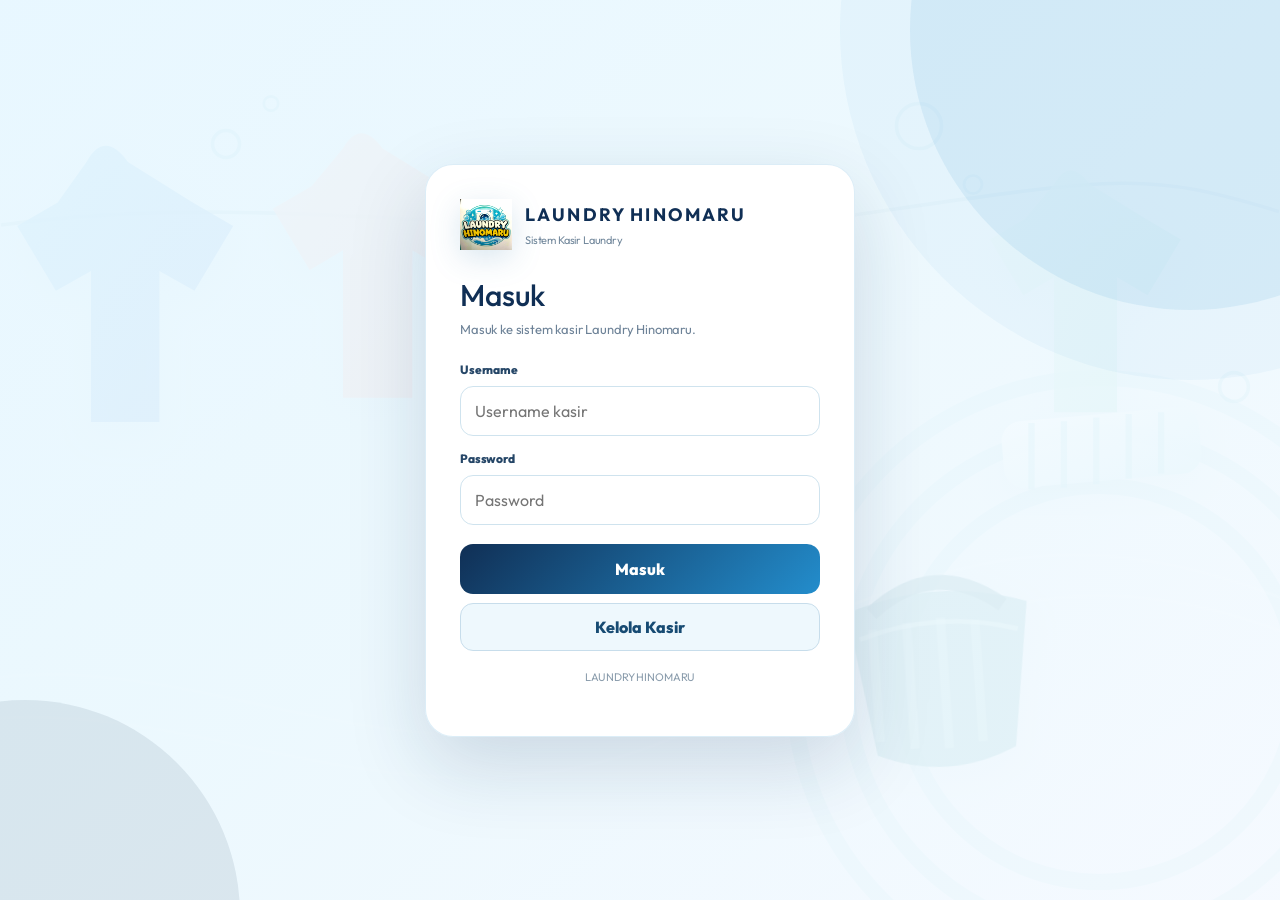
<file: index.html>
<!DOCTYPE html>
<html lang="id">
 <head>
  <meta charset="utf-8"/>
  <meta content="width=device-width,initial-scale=1" name="viewport"/>
  <title>
   Dashboard &middot; Laundry Hinomaru
  </title>
  <link href="https://cdn.jsdelivr.net/npm/bootstrap@5.3.3/dist/css/bootstrap.min.css" rel="stylesheet"/>
  <link href="style.css" rel="stylesheet"/>
  <script src="https://code.jquery.com/jquery-3.7.1.min.js"></script>
 </head>
 <body class="app-bg dashboard-page">
  <div class="wash-bg">
   <span>
   </span>
   <span>
   </span>
   <span>
   </span>
   <span>
   </span>
   <span>
   </span>
   <span>
   </span>
  </div>
  <header class="topbar">
   <a class="brand" href="index.html">
    <img alt="Logo Laundry Hinomaru" src="assets/logo-hinomaru-bright.png"/>
    <span>
     LAUNDRY
     <b>
      HINOMARU
     </b>
     <small>
      Fresh. Clean. Ready.
     </small>
    </span>
   </a>
   <nav>
    <a class="active" href="index.html">
     Dashboard
    </a>
    <a href="pesanan.html">
     Pesanan Baru
    </a>
    <a href="proses.html">
     Diproses
    </a>
    <a href="riwayat.html">
     Riwayat
    </a>
    <a href="harga.html">
     Harga
    </a>
   </nav>
   <div class="nav-contact">
    <b>
     0823 9367 8475
    </b>
    <small>
     Jl. Skarda N. No.80, Mks
    </small>
   </div>
   <span class="cashier-chip">
    Kasir
    <b id="cashierName">
    </b>
   </span>
   <button class="logout-btn" id="logoutBtn" title="Keluar dari akun" type="button">
    Keluar
   </button>
  </header>
  <main class="container">
   <section class="hero modern-hero">
    <div class="hero-copy">
     <span class="eyebrow">
      LAUNDRY HINOMARU
     </span>
     <h1>
      Lebih bersih.
      <br/>
      <em>
       Lebih teratur.
      </em>
     </h1>
     <div class="hero-actions">
      <a class="primary-btn" href="pesanan.html">
       ＋ Buat Pesanan
      </a>
      <a class="hero-link" href="harga.html">
       Lihat layanan
       <span>
        &rarr;
       </span>
      </a>
     </div>
    </div>
    <div aria-hidden="true" class="laundry-scene">
     <div class="scene-glow">
     </div>
     <div class="clothes-line">
     </div>
     <div class="hanger h1">
      <i>
      </i>
      <b>
      </b>
     </div>
     <div class="hanger h2">
      <i>
      </i>
      <b>
      </b>
     </div>
     <div class="hanger h3">
      <i>
      </i>
      <b>
      </b>
     </div>
     <div class="folded-stack">
      <i>
      </i>
      <i>
      </i>
      <i>
      </i>
     </div>
     <div class="basket">
      <span>
      </span>
      <span>
      </span>
      <span>
      </span>
      <b>
       H
      </b>
     </div>
     <div class="scene-bubble b1">
     </div>
     <div class="scene-bubble b2">
     </div>
     <div class="scene-bubble b3">
     </div>
     <div class="water-ring">
     </div>
    </div>
   </section>
   <section class="stats">
    <div class="stat-card">
     <div>
      <small>
       Total Pesanan
      </small>
      <strong id="statTotal">
       0
      </strong>
     </div>
    </div>
    <div class="stat-card">
     <div>
      <small>
       Diproses
      </small>
      <strong id="statProcess">
       0
      </strong>
     </div>
    </div>
    <div class="stat-card">
     <div>
      <small>
       Selesai
      </small>
      <strong id="statDone">
       0
      </strong>
     </div>
    </div>
    <div class="stat-card">
     <div>
      <small>
       Diambil
      </small>
      <strong id="statPicked">
       0
      </strong>
     </div>
    </div>
    <div class="stat-card revenue">
     <div>
      <small>
       Pendapatan
      </small>
      <strong id="statRevenue">
       Rp0
      </strong>
     </div>
    </div>
   </section>
   <section class="dashboard-grid">
    <div class="panel recent-panel">
     <div class="panel-head">
      <div>
       <span class="eyebrow">
        TERBARU
       </span>
       <h2>
        Pesanan terbaru
       </h2>
      </div>
      <a href="riwayat.html">
       Semua &rarr;
      </a>
     </div>
     <div class="recent-list" id="recentOrders">
     </div>
    </div>
   </section>
  </main>
  <footer>
   LAUNDRY HINOMARU &middot; Jl. Skarda N. No.80, Mks &middot; 0823 9367 8475
  </footer>
  <script src="https://cdn.jsdelivr.net/npm/bootstrap@5.3.3/dist/js/bootstrap.bundle.min.js">
  </script>
  <script src="app.js">
  </script>
 </body>
</html>
</file>
<file: style.css>
@import url("https://fonts.googleapis.com/css2?family=DM+Sans:wght@400;500;600;700&family=Outfit:wght@500;600;700;800&display=swap");
:root  {
--ink:#063e56;
  --ink2:#0b6179;
  --muted:#5f8290;
  --blue:#087fa8;
  --cyan:#19bfd1;
  --aqua:#d9f7ff;
  --mint:#ddf9f1;
  --lav:#e7e9ff;
  --peach:#fff0e5;
  --line:#b9e3ec;
  --white:#fff;
  --shadow:0 24px 70px rgba(3,82,111,.15)
}
html  {
scroll-behavior:smooth
}
body  {
margin:0;
  color:var(--ink);
  font-family:"DM Sans",Arial,sans-serif;
  background:#cfeef8
}
a  {
text-decoration:none;
  color:inherit
}
button,input,select  {
font:inherit
}
.app-bg  {
min-height:100vh;
  overflow-x:hidden;
  position:relative
}
.wash-bg  {
position:fixed;
  inset:0;
  pointer-events:none;
  overflow:hidden;
  z-index:-1;
  background:linear-gradient(135deg,rgba(196,237,248,.96),rgba(228,247,255,.9) 42%,rgba(213,247,241,.92)),url("assets/background.svg") center/cover fixed
}
.wash-bg:before  {
content:"";
  position:absolute;
  inset:0;
  background:radial-gradient(circle at 15% 18%,rgba(27,177,207,.2),transparent 24%),radial-gradient(circle at 85% 22%,rgba(112,130,236,.16),transparent 22%),radial-gradient(circle at 70% 84%,rgba(39,194,170,.16),transparent 28%);
  mix-blend-mode:multiply
}
.wash-bg:after  {
content:"";
  position:absolute;
  left:-8%;
  right:-8%;
  bottom:-7%;
  height:30%;
  background:linear-gradient(180deg,transparent,rgba(30,166,193,.18));
  border-radius:50% 50% 0 0;
  animation:waterPulse 8s ease-in-out infinite
}
.wash-bg span  {
position:absolute;
  border:2px solid rgba(22,151,182,.2);
  border-radius:50%;
  animation:float 8s ease-in-out infinite
}
.wash-bg span:nth-child(1)  {
width:180px;
  height:180px;
  left:2%;
  top:22%
}
.wash-bg span:nth-child(2)  {
width:58px;
  height:58px;
  right:10%;
  top:15%;
  animation-delay:1.4s
}
.wash-bg span:nth-child(3)  {
width:30px;
  height:30px;
  right:29%;
  bottom:17%;
  animation-delay:2.2s
}
.wash-bg span:nth-child(4)  {
width:135px;
  height:135px;
  right:-30px;
  bottom:10%;
  animation-delay:3s
}
.wash-bg span:nth-child(5)  {
width:20px;
  height:20px;
  left:31%;
  top:14%;
  animation-delay:3.8s
}
.wash-bg span:nth-child(6)  {
width:50px;
  height:50px;
  left:16%;
  bottom:12%;
  animation-delay:1s
}
.topbar  {
height:76px;
  background:rgba(247,253,255,.84);
  backdrop-filter:blur(20px);
  border-bottom:1px solid rgba(128,202,213,.38);
  display:flex;
  align-items:center;
  padding:0 34px;
  gap:24px;
  position:sticky;
  top:0;
  z-index:20;
  box-shadow:0 4px 25px rgba(4,83,105,.05)
}
.brand  {
display:flex;
  align-items:center;
  gap:10px;
  min-width:245px
}
.brand img  {
width:48px;
  height:48px;
  object-fit:contain;
  filter:brightness(1.18) contrast(1.03) drop-shadow(0 4px 7px rgba(0,80,100,.1))
}
.brand span  {
font:800 13px "Outfit";
  letter-spacing:.04em
}
.brand small  {
display:block;
  font:500 9px "DM Sans";
  color:#8aa0a7;
  letter-spacing:0;
  margin-top:2px
}
nav  {
display:flex;
  align-items:center;
  gap:4px;
  flex:1;
  justify-content:center
}
nav a  {
padding:10px 14px;
  border-radius:13px;
  color:#67818c;
  font-size:12px;
  font-weight:700;
  transition:.25s
}
nav a:hover  {
color:var(--blue);
  background:#e9fbfc;
  transform:translateY(-1px)
}
nav a.active  {
color:#066d8c;
  background:#dff7f8;
  box-shadow:inset 0 0 0 1px #c7edf0
}
.nav-contact  {
min-width:205px;
  text-align:right;
  color:#087f99;
  line-height:1.15
}
.nav-contact b  {
display:block;
  font-size:11px
}
.nav-contact small  {
display:block;
  margin-top:4px;
  color:#7d949c;
  font-size:9px
}
.container  {
width:min(1160px,calc(100% - 42px));
  margin:32px auto 72px
}
.hero  {
border-radius:32px;
  position:relative;
  overflow:hidden
}
.modern-hero  {
min-height:400px;
  padding:50px 54px;
  display:flex;
  align-items:center;
  background:linear-gradient(118deg,#08789b 0%,#10a8bd 50%,#46d2d1 100%);
  box-shadow:0 28px 70px rgba(5,105,128,.18);
  color:#fff
}
.modern-hero:before  {
content:"";
  position:absolute;
  width:620px;
  height:620px;
  border-radius:50%;
  right:-230px;
  top:-300px;
  border:40px solid rgba(255,255,255,.07);
  box-shadow:0 0 0 40px rgba(255,255,255,.035),0 0 0 80px rgba(255,255,255,.025)
}
.modern-hero:after  {
content:"";
  position:absolute;
  left:-10%;
  right:-10%;
  bottom:-50px;
  height:100px;
  background:rgba(255,255,255,.08);
  border-radius:50% 50% 0 0;
  transform:rotate(-2deg)
}
.hero-copy  {
position:relative;
  z-index:2
}
.eyebrow  {
font-size:9px;
  font-weight:900;
  letter-spacing:.17em;
  color:#0c92a7
}
.hero .eyebrow  {
color:#c8ffff
}
.hero h1,.page-title h1  {
font:800 48px/1.02 "Outfit";
  margin:12px 0
}
.hero h1 em  {
font-style:normal;
  color:#c7ffff
}
.hero p  {
max-width:430px;
  color:#d9fbfc;
  margin:0 0 24px;
  font-size:13px
}
.primary-btn  {
border:0;
  border-radius:14px;
  background:linear-gradient(135deg,#fff,#e5ffff);
  color:#076d8c;
  padding:13px 18px;
  font-weight:900;
  cursor:pointer;
  box-shadow:0 12px 26px rgba(0,50,70,.16);
  transition:.25s
}
.primary-btn:hover  {
transform:translateY(-3px);
  box-shadow:0 18px 32px rgba(0,50,70,.22)
}
.laundry-scene  {
position:absolute;
  right:45px;
  top:30px;
  width:410px;
  height:335px;
  z-index:2
}
.clothes-line  {
position:absolute;
  left:25px;
  right:25px;
  top:72px;
  height:2px;
  background:rgba(255,255,255,.62);
  transform:rotate(-4deg);
  box-shadow:0 4px 12px rgba(0,0,0,.08)
}
.hanger  {
position:absolute;
  top:66px;
  width:92px;
  height:135px
}
.hanger i  {
position:absolute;
  top:-2px;
  left:42px;
  width:9px;
  height:17px;
  border:2px solid rgba(255,255,255,.8);
  border-bottom:0;
  border-radius:8px
}
.hanger b  {
position:absolute;
  left:10px;
  top:13px;
  width:72px;
  height:105px;
  border-radius:15px 15px 28px 28px;
  background:linear-gradient(145deg,rgba(255,255,255,.85),rgba(184,248,250,.38));
  box-shadow:inset 0 0 0 1px rgba(255,255,255,.35);
  clip-path:polygon(30% 0,70% 0,82% 16%,100% 27%,87% 47%,75% 36%,75% 100%,25% 100%,25% 36%,13% 47%,0 27%,18% 16%)
}
.h1  {
left:35px
}
.h2  {
left:147px;
  top:85px;
  transform:scale(.84) rotate(3deg)
}
.h3  {
right:35px;
  top:63px;
  transform:scale(.72) rotate(-3deg)
}
.h1 b  {
background:linear-gradient(145deg,#ffd9dc,#bdeef7)
}
.h2 b  {
background:linear-gradient(145deg,#d8e0ff,#9fe7ee)
}
.h3 b  {
background:linear-gradient(145deg,#fff2c8,#b8f0ea)
}
.folded-stack  {
position:absolute;
  left:34px;
  bottom:38px;
  width:150px;
  height:82px
}
.folded-stack i  {
position:absolute;
  left:0;
  width:150px;
  height:34px;
  border-radius:11px;
  background:linear-gradient(135deg,#e5faff,#9edce8);
  box-shadow:0 8px 10px rgba(0,70,90,.12);
  border:1px solid rgba(255,255,255,.35)
}
.folded-stack i:nth-child(1)  {
bottom:0
}
.folded-stack i:nth-child(2)  {
bottom:23px;
  left:8px;
  background:linear-gradient(135deg,#e9edff,#b9c9f4)
}
.folded-stack i:nth-child(3)  {
bottom:45px;
  left:15px;
  background:linear-gradient(135deg,#fff0e8,#f5d4bd)
}
.basket  {
position:absolute;
  right:42px;
  bottom:35px;
  width:145px;
  height:88px;
  border-radius:16px 16px 28px 28px;
  background:repeating-linear-gradient(90deg,rgba(255,255,255,.18) 0 9px,rgba(255,255,255,.04) 9px 17px),linear-gradient(145deg,#2c91aa,#126f8f);
  box-shadow:0 18px 25px rgba(0,70,90,.18);
  transform:skew(-4deg)
}
.basket:before  {
content:"";
  position:absolute;
  left:23px;
  top:-18px;
  width:98px;
  height:35px;
  border:6px solid rgba(255,255,255,.45);
  border-bottom:0;
  border-radius:60px 60px 0 0
}
.basket span  {
position:absolute;
  width:22px;
  height:22px;
  border-radius:50%;
  background:#c9faff;
  top:-17px;
  animation:bubble 3s infinite
}
.basket span:nth-child(1)  {
left:42px
}
.basket span:nth-child(2)  {
left:68px;
  top:-27px;
  animation-delay:.7s
}
.basket span:nth-child(3)  {
left:91px;
  top:-12px;
  animation-delay:1.3s
}
.basket b  {
position:absolute;
  right:12px;
  bottom:10px;
  color:#bdf8fa;
  font:800 18px "Outfit"
}
.scene-bubble  {
position:absolute;
  border:2px solid rgba(255,255,255,.5);
  border-radius:50%;
  color:#fff;
  display:grid;
  place-items:center;
  animation:bubble 4s ease-in-out infinite
}
.b1  {
width:32px;
  height:32px;
  right:20px;
  top:38px
}
.b2  {
width:13px;
  height:13px;
  right:92px;
  top:22px;
  animation-delay:1s
}
.b3  {
width:19px;
  height:19px;
  left:7px;
  bottom:105px;
  animation-delay:1.8s
}
.water-ring  {
position:absolute;
  width:260px;
  height:90px;
  right:25px;
  bottom:8px;
  border:3px solid rgba(255,255,255,.27);
  border-radius:50%;
  transform:rotate(-6deg)
}
.stats  {
display:grid;
  grid-template-columns:repeat(5,1fr);
  gap:14px;
  margin-top:18px
}
.stat-card  {
background:linear-gradient(145deg,rgba(249,254,255,.82),rgba(228,249,255,.72));
  border:1px solid rgba(204,235,239,.95);
  border-radius:20px;
  padding:18px;
  display:flex;
  align-items:center;
  gap:12px;
  box-shadow:0 12px 30px rgba(4,83,105,.06);
  transition:.25s;
  backdrop-filter:blur(12px)
}
.stat-card:hover  {
transform:translateY(-5px);
  box-shadow:0 18px 38px rgba(4,83,105,.11)
}
.stat-card small  {
display:block;
  color:#78909a;
  font-size:10px
}
.stat-card strong  {
font:800 22px "Outfit";
  display:block;
  margin-top:2px
}
.revenue  {
background:linear-gradient(135deg,#e4faf4,#e6f9ff)
}
.dashboard-grid  {
display:grid;
  grid-template-columns:1.35fr .65fr;
  gap:18px;
  margin-top:18px
}
.panel  {
background:linear-gradient(145deg,rgba(248,254,255,.84),rgba(230,249,255,.78));
  border:1px solid rgba(209,236,239,.95);
  border-radius:26px;
  box-shadow:0 18px 50px rgba(4,83,105,.08);
  backdrop-filter:blur(14px)
}
.recent-panel  {
padding:25px
}
.panel-head  {
display:flex;
  justify-content:space-between;
  align-items:center;
  margin-bottom:15px
}
.panel-head h2,.items-head h2,.queue-panel h2  {
font:700 21px "Outfit";
  margin:5px 0
}
.panel-head a  {
font-size:11px;
  color:#0887a1;
  font-weight:800
}
.recent-item  {
display:flex;
  align-items:center;
  justify-content:space-between;
  padding:15px 0;
  border-bottom:1px solid #e6f2f3;
  transition:.2s
}
.recent-item:last-child  {
border-bottom:0
}
.recent-item:hover  {
padding-left:5px
}
.recent-item b  {
display:block;
  font-size:13px
}
.recent-item small  {
display:block;
  color:#81959d;
  font-size:10px;
  margin-top:3px;
  max-width:480px;
  white-space:nowrap;
  overflow:hidden;
  text-overflow:ellipsis
}
.recent-item strong  {
font:800 14px "Outfit"
}
.flow-step>span  {
width:34px;
  height:34px;
  border-radius:12px;
  background:#e8f8fa;
  color:#0a88a2;
  display:grid;
  place-items:center;
  font:800 10px "Outfit"
}
.flow-step.active>span  {
background:#d5f7ed;
  color:#11825f
}
.flow-step b  {
display:block;
  font-size:11px
}
.flow-step small  {
display:block;
  color:#83989f;
  font-size:9px;
  margin-top:3px
}
.page-title  {
display:flex;
  justify-content:space-between;
  align-items:flex-end;
  margin-bottom:22px
}
.page-title h1  {
font-size:40px;
  margin:6px 0
}
.page-title p  {
margin:0;
  color:#78909a;
  font-size:13px
}
.search  {
display:flex;
  align-items:center;
  gap:8px;
  background:rgba(255,255,255,.78);
  border:1px solid #cfe9ec;
  border-radius:13px;
  padding:0 12px;
  width:250px
}
.search input  {
border:0;
  box-shadow:none;
  margin:0;
  padding:10px 2px;
  width:100%;
  background:transparent;
  outline:none
}
.order-layout  {
display:grid;
  grid-template-columns:1.35fr .65fr;
  gap:18px
}
.order-panel  {
padding:28px
}
.order-panel label  {
display:block;
  font-size:11px;
  font-weight:700;
  color:#55707a;
  margin-bottom:18px
}
.order-panel input,.order-panel select  {
width:100%;
  border:1px solid #c9e6ea;
  background:rgba(252,255,255,.92);
  border-radius:13px;
  padding:13px 14px;
  outline:none;
  color:var(--ink);
  margin-top:7px;
  transition:.2s
}
.order-panel input:focus,.order-panel select:focus  {
border-color:#55c7d3;
  box-shadow:0 0 0 4px rgba(36,197,216,.10)
}
.items-head  {
display:flex;
  align-items:center;
  justify-content:space-between;
  margin:18px 0 12px
}
.outline-btn  {
border:1px solid #bfe2e6;
  background:rgba(255,255,255,.86);
  color:#087f98;
  border-radius:11px;
  padding:9px 12px;
  font-size:11px;
  font-weight:900;
  cursor:pointer
}
.service-row  {
display:grid;
  grid-template-columns:1fr 115px 145px 42px;
  gap:8px;
  align-items:end;
  padding:12px;
  background:linear-gradient(135deg,#f7ffff,#f0fbff);
  border:1px solid #d9edef;
  border-radius:17px;
  margin-bottom:9px;
  animation:rise .35s both
}
.service-row label  {
margin:0
}
.service-row select,.service-row input  {
margin-top:5px;
  padding:11px 10px
}
.row-price  {
font-size:10px;
  color:#75909a;
  padding:0 4px 11px
}
.row-price b  {
display:block;
  color:#087f98;
  font:800 12px "Outfit";
  margin-top:3px
}
.remove-item  {
width:38px;
  height:38px;
  border-radius:11px;
  border:0;
  background:#fff0f0;
  color:#d66a6a;
  cursor:pointer
}
.order-total  {
margin-top:16px;
  padding:17px;
  border-radius:18px;
  background:linear-gradient(135deg,#dff8f3,#e4f8ff);
  display:flex;
  align-items:center;
  justify-content:space-between
}
.order-total small  {
display:block;
  color:#78909a;
  font-size:10px
}
.order-total strong  {
font:800 27px "Outfit";
  display:block;
  margin-top:2px
}
.side-note h2  {
font:800 29px/1.08 "Outfit";
  margin:8px 0 22px
}
.mini-info>span  {
width:25px;
  height:25px;
  border-radius:8px;
  background:#dff7ef;
  color:#0b9a73;
  display:grid;
  place-items:center;
  font-size:12px
}
.mini-info b  {
display:block;
  font-size:11px
}
.mini-info small  {
display:block;
  color:#80959d;
  font-size:10px;
  margin-top:2px
}
.queue-grid  {
display:grid;
  grid-template-columns:1fr 1fr;
  gap:18px
}
.queue-panel  {
padding:22px
}
.queue-panel h2  {
display:flex;
  align-items:center;
  gap:7px
}
.queue-panel h2 b  {
font-size:10px;
  background:#eaf8f8;
  padding:4px 7px;
  border-radius:10px;
  color:#14849a
}
.dot  {
width:9px;
  height:9px;
  border-radius:50%;
  display:inline-block
}
.dot.processing  {
background:#f2b93f;
  box-shadow:0 0 0 5px #fff5db
}
.dot.done  {
background:#21b58a;
  box-shadow:0 0 0 5px #dcf8ee
}
.queue-card  {
border:1px solid #e0eff1;
  border-radius:17px;
  padding:15px;
  margin:10px 0;
  background:rgba(251,255,255,.88);
  transition:.22s
}
.queue-card:hover  {
transform:translateY(-3px);
  box-shadow:0 10px 24px rgba(5,83,105,.08)
}
.queue-top  {
display:flex;
  justify-content:space-between;
  align-items:center
}
.nota  {
font:700 11px "Outfit";
  color:#07819c
}
.status  {
font-size:9px;
  font-weight:900;
  border-radius:20px;
  padding:6px 9px
}
.status.DIPROSES  {
background:#fff4d9;
  color:#aa7410
}
.status.SELESAI  {
background:#dcf8ed;
  color:#138360
}
.status.DIAMBIL  {
background:#e9efff;
  color:#5266a7
}
.queue-card h3  {
font:700 15px "Outfit";
  margin:12px 0 5px
}
.queue-card p  {
font-size:10px;
  color:#778f97;
  margin:0
}
.queue-actions  {
display:flex;
  gap:6px;
  margin-top:13px
}
.small-btn  {
border:1px solid #cce7ea;
  background:#fff;
  border-radius:9px;
  padding:7px 9px;
  font-size:9px;
  font-weight:900;
  color:#087f98;
  cursor:pointer
}
.small-btn.success  {
background:#e4faf2;
  color:#11805e;
  border-color:#c6eedf
}
.small-btn.dark  {
background:#eaf1ff;
  color:#536da5;
  border-color:#d5e0fa
}
.history-panel  {
padding:20px
}
.history-head  {
display:flex;
  justify-content:space-between;
  align-items:center;
  margin-bottom:15px;
  color:#7b9299;
  font-size:11px
}
.table-wrap  {
overflow:auto
}
table  {
width:100%;
  border-collapse:collapse;
  min-width:700px
}
th  {
font-size:9px;
  text-transform:uppercase;
  letter-spacing:.08em;
  color:#8ba0a7;
  text-align:left;
  padding:12px;
  border-bottom:1px solid #e4f0f2
}
td  {
font-size:11px;
  padding:15px 12px;
  border-bottom:1px solid #edf4f5
}
td b  {
font-family:"Outfit"
}
.table-action  {
color:#087f98;
  font-weight:900;
  font-size:10px
}
.price-card  {
border-radius:22px;
  background:rgba(255,255,255,.78);
  border:1px solid #d9eef0;
  box-shadow:0 12px 35px rgba(4,83,105,.07);
  position:relative;
  overflow:hidden;
  transition:.25s
}
.price-card:hover  {
transform:translateY(-6px);
  box-shadow:0 22px 45px rgba(4,83,105,.12)
}
.price-card:after  {
content:"";
  position:absolute;
  width:120px;
  height:120px;
  border-radius:50%;
  background:linear-gradient(135deg,#e3f8ff,#f0eaff);
  right:-45px;
  top:-45px
}
.price-card h3  {
font:700 17px "Outfit";
  margin:0 0 6px;
  position:relative;
  z-index:1
}
.price-card p  {
color:#8aa0a8;
  font-size:10px;
  margin:0;
  position:relative;
  z-index:1
}
.price-card strong  {
display:block;
  font:800 22px "Outfit";
  margin-top:17px;
  color:#07819b;
  position:relative;
  z-index:1
}
.toast  {
position:fixed;
  right:22px;
  bottom:22px;
  background:#073b4c;
  color:#fff;
  border-radius:13px;
  padding:12px 16px;
  font-size:11px;
  box-shadow:0 15px 35px rgba(0,0,0,.18);
  transform:translateY(30px);
  opacity:0;
  pointer-events:none;
  transition:.3s;
  z-index:100
}
.toast.show  {
transform:translateY(0);
  opacity:1
}
.empty-state  {
text-align:center;
  color:#91a4aa;
  font-size:11px;
  padding:35px
}
.receipt-page  {
background:linear-gradient(135deg,#eafafb,#f3f0ff);
  min-height:100vh;
  padding:25px
}
.receipt-actions  {
max-width:700px;
  margin:0 auto 18px;
  display:flex;
  justify-content:space-between;
  align-items:center
}
.receipt-actions>a  {
font-size:12px;
  font-weight:900;
  color:#087f98
}
.receipt  {
width:min(700px,100%);
  margin:auto;
  background:#fff;
  padding:42px;
  border-radius:24px;
  box-shadow:0 24px 70px rgba(4,83,105,.15)
}
.receipt-head  {
display:flex;
  align-items:center;
  gap:15px;
  padding-bottom:18px;
  border-bottom:1px dashed #cbdfe2
}
.receipt-head img  {
width:70px;
  height:70px;
  object-fit:contain
}
.receipt-head h2  {
font:800 25px "Outfit";
  margin:0
}
.receipt-head p  {
font-size:10px;
  color:#718991;
  margin:3px 0
}
.receipt-title  {
text-align:center;
  font:800 18px "Outfit";
  margin:25px 0
}
.receipt-meta  {
display:grid;
  grid-template-columns:1fr 1fr;
  gap:13px
}
.receipt-meta span,.receipt-item small,.receipt-status span  {
display:block;
  color:#8aa0a7;
  font-size:9px
}
.receipt-meta b  {
display:block;
  font-size:11px;
  margin-top:4px
}
.receipt-line  {
border-top:1px dashed #d4e3e5;
  margin:22px 0
}
.receipt-item  {
padding:10px 0;
  border-bottom:1px solid #edf3f4;
  display:flex;
  justify-content:space-between
}
.receipt-item b  {
display:block;
  font-size:12px
}
.receipt-item strong  {
font:700 13px "Outfit"
}
.receipt-total  {
display:flex;
  justify-content:space-between;
  align-items:center;
  margin-top:20px
}
.receipt-total span  {
font-size:11px;
  font-weight:900
}
.receipt-total strong  {
font:800 27px "Outfit";
  color:#087f98
}
.receipt-status b  {
font-size:10px
}
.receipt-thanks  {
text-align:center;
  color:#80959d;
  font-size:10px;
  margin:25px 0 0
}
footer  {
text-align:center;
  color:#7e969e;
  font-size:9px;
  padding:0 20px 28px
}

.order-visual .eyebrow  {
display:none
}
.flow-panel .panel-head h2,.flow-panel .flow-step b,.flow-panel .flow-step small  {
display:none
}
.flow-panel .panel-head  {
margin:0
}
.flow-panel .panel-head>div  {
width:100%;
  height:10px
}
.flow-panel .panel-head .eyebrow  {
display:none
}
.flow-step>span  {
width:52px;
  height:52px;
  border-radius:18px;
  background:linear-gradient(135deg,#c9f1fb,#dcdcff);
  font-size:12px;
  box-shadow:0 8px 20px rgba(8,127,168,.1)
}
.flow-step.active>span  {
background:linear-gradient(135deg,#c8f6e8,#bceef8);
  color:#087b72
}
.recent-panel  {
background:linear-gradient(145deg,rgba(252,255,255,.86),rgba(229,248,255,.76))
}
.page-title  {
position:relative
}
.page-title:after  {
content:"";
  position:absolute;
  right:0;
  bottom:-8px;
  width:130px;
  height:6px;
  border-radius:999px;
  background:linear-gradient(90deg,#36c7dc,#8e91e8,transparent);
  opacity:.75
}
.price-card  {
background:linear-gradient(145deg,rgba(252,255,255,.84),rgba(226,247,255,.78))
}
.queue-card  {
background:linear-gradient(145deg,rgba(251,255,255,.92),rgba(232,249,255,.84))
}
.history-panel  {
background:linear-gradient(145deg,rgba(251,255,255,.88),rgba(229,248,255,.8))
}
.container  {
position:relative
}
.container:before  {
content:"";
  position:absolute;
  z-index:-1;
  left:-40px;
  right:-40px;
  top:8%;
  height:80%;
  background:radial-gradient(circle at 15% 20%,rgba(37,186,210,.08),transparent 22%),radial-gradient(circle at 85% 70%,rgba(117,124,230,.07),transparent 24%);
  pointer-events:none
}

:root  {
--ink:#063c58;
  --ink2:#075f7c;
  --muted:#668797;
  --blue:#087ea7;
  --cyan:#19bfd0;
  --sky:#eafaff;
  --mint:#e9fff9;
  --lav:#eef0ff;
  --peach:#fff2e9;
  --line:#a9dce9;
  --shadow:0 24px 70px rgba(3,73,104,.15);
  --deep-shadow:0 30px 90px rgba(2,73,102,.20)
}
body  {
background:#bfe8f4;
  color:var(--ink)
}
.wash-bg  {
background:linear-gradient(120deg,rgba(210,246,253,.76),rgba(225,236,255,.62) 52%,rgba(209,251,242,.7)),url("assets/background.svg") center/cover fixed;
  filter:saturate(1.12)
}
.wash-bg:before  {
background:linear-gradient(115deg,rgba(0,104,145,.08),rgba(42,203,216,.03) 45%,rgba(120,105,232,.07));
  mix-blend-mode:normal
}
.wash-bg:after  {
height:22%;
  bottom:-8%;
  background:linear-gradient(180deg,transparent,rgba(9,144,173,.12));
  animation:waterPulse 7s ease-in-out infinite
}
.topbar  {
height:82px;
  background:rgba(250,255,255,.82);
  border-bottom:1px solid rgba(104,190,211,.28);
  box-shadow:0 10px 40px rgba(5,80,108,.08)
}
.brand img  {
width:50px;
  height:50px;
  filter:brightness(1.16) saturate(1.08) contrast(1.04) drop-shadow(0 6px 10px rgba(0,85,105,.15))
}
.brand span  {
font-size:13px
}
.brand small  {
font-size:9px;
  color:#75919d
}
nav a  {
font-size:12px;
  padding:11px 16px;
  border-radius:14px
}
nav a.active  {
background:linear-gradient(135deg,#dcf9ff,#e7f1ff);
  box-shadow:0 8px 22px rgba(26,164,194,.10),inset 0 0 0 1px #b9e9f0
}
.nav-contact  {
min-width:230px
}
.nav-contact b  {
font-size:11px
}
.nav-contact small  {
font-size:10px;
  color:#668493
}
.container  {
margin:34px auto 78px
}
.modern-hero  {
min-height:430px;
  padding:56px 58px;
  background:linear-gradient(110deg,rgba(4,112,150,.97),rgba(12,160,184,.93) 48%,rgba(60,198,207,.91)),url("assets/background.svg") right center/cover;
  box-shadow:var(--deep-shadow);
  border:1px solid rgba(255,255,255,.34)
}
.modern-hero:before  {
width:720px;
  height:720px;
  right:-250px;
  top:-390px;
  border:42px solid rgba(255,255,255,.09);
  box-shadow:0 0 0 42px rgba(255,255,255,.035),0 0 0 88px rgba(255,255,255,.025)
}
.modern-hero:after  {
bottom:-70px;
  height:130px;
  background:linear-gradient(180deg,rgba(255,255,255,.05),rgba(255,255,255,.14));
  animation:heroWave 8s ease-in-out infinite
}
@keyframes heroWave  {
50%  {
transform:translateY(-8px) rotate(1deg) scaleX(1.04)
  }
}
.hero-copy  {
max-width:560px
}
.hero h1  {
font-size:56px;
  letter-spacing:-.035em;
  text-shadow:0 10px 25px rgba(0,54,75,.12)
}
.hero h1 em  {
color:#d8ffff
}
.hero p  {
font-size:14px;
  color:#e6ffff;
  max-width:520px
}
.hero-actions  {
display:flex;
  align-items:center;
  gap:18px
}
.hero-link  {
font-weight:800;
  font-size:12px;
  color:#dcffff;
  transition:.25s
}
.hero-link:hover  {
transform:translateX(4px);
  color:#fff
}
.hero-glass-card strong  {
display:block;
  font:800 20px "Outfit"
}
.hero-glass-card small  {
display:block;
  margin-top:5px;
  color:#dcffff;
  font-size:9px
}
@keyframes cardFloat  {
50%  {
transform:translateY(-8px)
  }
}
.stats  {
gap:16px
}
.stat-card  {
background:linear-gradient(145deg,rgba(255,255,255,.92),rgba(232,249,255,.74));
  border:1px solid rgba(132,205,219,.35);
  box-shadow:0 18px 42px rgba(4,87,111,.11);
  transition:.28s;
  position:relative;
  overflow:hidden
}
.stat-card:after  {
content:"";
  position:absolute;
  width:90px;
  height:90px;
  border-radius:50%;
  right:-30px;
  bottom:-40px;
  background:rgba(39,190,207,.12)
}
.stat-card:hover  {
transform:translateY(-5px);
  box-shadow:0 25px 50px rgba(4,87,111,.16)
}
.panel  {
background:linear-gradient(145deg,rgba(255,255,255,.94),rgba(238,251,255,.80));
  border:1px solid rgba(125,204,219,.34);
  box-shadow:0 24px 60px rgba(3,78,106,.12);
  backdrop-filter:blur(12px);
  transition:.25s
}
.panel:hover  {
box-shadow:0 28px 70px rgba(3,78,106,.15)
}
.recent-panel,.order-panel,.queue-panel,.history-panel  {
border-radius:26px
}
.recent-item  {
transition:.22s
}
.recent-item:hover  {
background:linear-gradient(90deg,#e9fbff,#f4f0ff);
  transform:translateX(4px)
}
.page-title  {
padding:24px 8px 26px
}
.page-title h1  {
font-size:46px;
  letter-spacing:-.03em
}
.page-title p  {
font-size:12px;
  color:#668797
}
.eyebrow  {
color:#0788a6
}
.order-layout  {
gap:22px
}
.order-panel  {
padding:28px
}
.service-row  {
background:linear-gradient(145deg,#f8feff,#eaf8fc);
  border:1px solid #c4e9f0;
  box-shadow:0 8px 24px rgba(4,98,122,.07);
  transition:.2s
}
.service-row:hover  {
transform:translateY(-2px);
  box-shadow:0 14px 30px rgba(4,98,122,.10)
}
select,input  {
border-color:#b9e2eb;
  background:rgba(255,255,255,.78)
}
select:focus,input:focus  {
border-color:#1ab4ca;
  box-shadow:0 0 0 4px rgba(26,180,202,.12);
  outline:none
}
.outline-btn  {
background:linear-gradient(135deg,#fff,#edf8ff);
  border-color:#9bd9e7;
  color:#087ea0
}
.order-total  {
background:linear-gradient(135deg,#e9fbff,#f0f0ff);
  border:1px solid #c0e7ef;
  border-radius:20px
}
.queue-card  {
background:linear-gradient(145deg,#faffff,#eaf8ff);
  border:1px solid #c5e8f0;
  box-shadow:0 12px 30px rgba(4,84,110,.08);
  border-radius:20px;
  transition:.25s
}
.queue-card:hover  {
transform:translateY(-4px) scale(1.005);
  box-shadow:0 20px 42px rgba(4,84,110,.13)
}
.small-btn  {
border-radius:11px
}
.status  {
box-shadow:inset 0 0 0 1px rgba(0,0,0,.03)
}
.history-panel  {
overflow:hidden
}
.history-head  {
background:linear-gradient(90deg,#e9fbff,#f1f0ff);
  border-bottom:1px solid #c5e9ef
}
.table-wrap  {
background:rgba(255,255,255,.68)
}
tbody tr  {
transition:.18s
}
tbody tr:hover  {
background:#eafaff
}
.price-card  {
background:linear-gradient(145deg,rgba(255,255,255,.95),rgba(230,249,255,.82));
  border:1px solid #bde5ed;
  box-shadow:0 18px 42px rgba(4,87,111,.10);
  border-radius:24px;
  transition:.28s;
  position:relative;
  overflow:hidden
}
.price-card:after  {
content:"";
  position:absolute;
  width:130px;
  height:130px;
  right:-50px;
  bottom:-70px;
  border-radius:50%;
  background:linear-gradient(135deg,#bdeff4,#e7e6ff);
  opacity:.7
}
.price-card:hover  {
transform:translateY(-7px);
  box-shadow:0 26px 52px rgba(4,87,111,.16)
}
.receipt-page  {
background:linear-gradient(135deg,#d9f7ff,#eef1ff 55%,#dcfff5);
  min-height:100vh
}
.receipt-actions  {
background:rgba(255,255,255,.82);
  border-bottom:1px solid #b9e4ec;
  backdrop-filter:blur(15px)
}
.receipt  {
box-shadow:0 30px 80px rgba(2,74,103,.18);
  border:1px solid #c0e8ef;
  border-radius:24px;
  background:rgba(255,255,255,.96)
}
footer  {
background:rgba(220,249,255,.72);
  border-top:1px solid rgba(100,190,208,.28);
  color:#5d8190;
  backdrop-filter:blur(8px)
}
.receipt-page  {
background:linear-gradient(135deg,rgba(217,247,255,.88),rgba(238,241,255,.86) 55%,rgba(220,255,245,.88)),url("assets/background.svg") center/cover fixed
}

:root  {
--ink:#06364b;
  --blue:#087fa8;
  --cyan:#18bfd1;
  --violet:#6f6bd8;
  --coral:#f28c79;
  --lime:#68c9a8
}
body  {
background:#bfe8f3
}
.wash-bg  {
background-image:linear-gradient(135deg,rgba(70,194,218,.90),rgba(198,238,249,.82) 48%,rgba(222,215,250,.84)),url("assets/background.svg");
  background-blend-mode:multiply,normal;
  background-size:cover;
  background-position:center;
  filter:saturate(1.18)
}
.wash-bg:before  {
background:radial-gradient(circle at 10% 18%,rgba(0,115,165,.28),transparent 23%),radial-gradient(circle at 88% 16%,rgba(111,107,216,.24),transparent 24%),radial-gradient(circle at 72% 82%,rgba(255,137,115,.18),transparent 24%);
  mix-blend-mode:normal
}
.topbar  {
background:rgba(239,252,255,.78);
  border-bottom-color:rgba(34,154,181,.28);
  box-shadow:0 8px 28px rgba(0,71,96,.08)
}
.brand span  {
color:#073c50
}
.brand small  {
color:#638996
}
.nav-contact b  {
color:#057895
}
.nav-contact small  {
color:#597b87
}

.dashboard-page .wash-bg  {
background-image:linear-gradient(135deg,rgba(7,126,159,.88),rgba(33,186,204,.76) 45%,rgba(101,112,214,.72)),url("assets/background.svg")
}
.order-page .wash-bg  {
background-image:linear-gradient(135deg,rgba(38,144,184,.82),rgba(83,202,215,.70) 48%,rgba(137,113,214,.70)),url("assets/background.svg")
}
.process-page .wash-bg  {
background-image:linear-gradient(135deg,rgba(13,116,166,.86),rgba(55,181,213,.72) 48%,rgba(95,146,229,.72)),url("assets/background.svg")
}
.history-page .wash-bg  {
background-image:linear-gradient(135deg,rgba(17,133,159,.84),rgba(61,198,205,.70) 45%,rgba(239,157,137,.58)),url("assets/background.svg")
}
.price-page .wash-bg  {
background-image:linear-gradient(135deg,rgba(18,137,155,.84),rgba(73,202,193,.70) 45%,rgba(125,142,224,.62)),url("assets/background.svg")
}
.dashboard-page .wash-bg:after  {
background:linear-gradient(180deg,transparent,rgba(111,107,216,.20))
}
.order-page .wash-bg:after  {
background:linear-gradient(180deg,transparent,rgba(255,151,124,.18))
}
.process-page .wash-bg:after  {
background:linear-gradient(180deg,transparent,rgba(87,121,230,.22))
}
.history-page .wash-bg:after  {
background:linear-gradient(180deg,transparent,rgba(246,142,122,.22))
}
.price-page .wash-bg:after  {
background:linear-gradient(180deg,transparent,rgba(87,198,171,.24))
}
.container  {
position:relative
}
.hero.modern-hero  {
min-height:430px;
  background:linear-gradient(118deg,#066e91 0%,#0aa7ba 48%,#38c8c6 100%);
  box-shadow:0 34px 90px rgba(0,71,100,.25)
}
.hero.modern-hero:before  {
border-color:rgba(255,255,255,.09);
  box-shadow:0 0 0 42px rgba(255,255,255,.045),0 0 0 84px rgba(255,255,255,.025)
}
.hero.modern-hero:after  {
background:linear-gradient(90deg,rgba(255,255,255,.08),rgba(255,255,255,.02));
  height:130px
}
.hero-copy h1  {
letter-spacing:-.035em;
  text-shadow:0 7px 25px rgba(0,55,75,.16)
}
.hero-actions  {
display:flex;
  align-items:center;
  gap:18px
}
.hero-link  {
font-size:12px;
  font-weight:800;
  color:#d9ffff;
  border-bottom:1px solid rgba(255,255,255,.4);
  padding-bottom:3px
}
.hero-link:hover  {
color:#fff;
  transform:translateX(3px)
}
.stats  {
position:relative
}
.stat-card  {
border-color:rgba(255,255,255,.62);
  background:linear-gradient(145deg,rgba(255,255,255,.90),rgba(222,247,253,.72));
  box-shadow:0 16px 38px rgba(0,65,91,.13)
}
.stat-card:nth-child(2)  {
background:linear-gradient(145deg,rgba(255,248,229,.94),rgba(228,245,255,.76))
}
.stat-card:nth-child(3)  {
background:linear-gradient(145deg,rgba(230,255,247,.94),rgba(223,249,255,.76))
}
.stat-card:nth-child(4)  {
background:linear-gradient(145deg,rgba(240,238,255,.95),rgba(224,247,255,.78))
}
.revenue  {
background:linear-gradient(135deg,#e8fff7,#dff5ff)!important
}
.dashboard-grid  {
grid-template-columns:1fr
}
.recent-panel  {
min-height:320px;
  position:relative;
  overflow:hidden
}
.recent-panel:after  {
content:"";
  position:absolute;
  right:-100px;
  bottom:-120px;
  width:420px;
  height:420px;
  background:url("assets/background.svg") center/cover no-repeat;
  opacity:.22;
  filter:saturate(1.4);
  pointer-events:none;
  border-radius:50%
}
.recent-panel>*  {
position:relative;
  z-index:2
}

.page-title  {
position:relative
}
.page-title h1  {
letter-spacing:-.025em;
  text-shadow:0 7px 18px rgba(0,74,94,.10)
}
.order-layout,.queue-grid,.history-panel  {
position:relative;
  z-index:2
}
.panel  {
background:linear-gradient(145deg,rgba(250,255,255,.90),rgba(220,246,252,.80));
  border-color:rgba(255,255,255,.70);
  box-shadow:0 24px 65px rgba(0,66,91,.14)
}
.order-panel  {
box-shadow:0 28px 70px rgba(0,74,96,.16)
}
.service-row  {
background:linear-gradient(135deg,rgba(245,254,255,.92),rgba(224,246,255,.80));
  border-color:rgba(87,188,211,.28);
  transition:.25s
}
.service-row:hover  {
transform:translateY(-2px);
  box-shadow:0 10px 26px rgba(0,111,139,.10)
}
.primary-btn  {
background:linear-gradient(135deg,#ffffff,#d9fbff);
  box-shadow:0 14px 30px rgba(0,57,77,.18)
}
.outline-btn  {
background:linear-gradient(135deg,rgba(255,255,255,.88),rgba(224,249,255,.82));
  border-color:#7ed4df
}
.outline-btn:hover  {
background:#d9faff
}

.history-actions  {
display:flex;
  justify-content:flex-end;
  gap:6px;
  flex-wrap:wrap
}
.table-action  {
border:0;
  background:#e5f8fb;
  color:#087a95;
  border-radius:9px;
  padding:7px 9px;
  font-size:10px;
  font-weight:800;
  cursor:pointer;
  display:inline-block
}
.table-action:hover  {
transform:translateY(-1px);
  background:#cff3f7
}
.table-action.danger  {
background:#fff0ed;
  color:#c85b4b
}
.table-action.danger:hover  {
background:#ffdcd6
}
.modal  {
position:fixed;
  inset:0;
  background:rgba(0,50,69,.42);
  backdrop-filter:blur(9px);
  display:none;
  align-items:center;
  justify-content:center;
  padding:24px;
  z-index:100
}
.modal.open  {
display:flex
}
.modal-card  {
width:min(780px,100%);
  max-height:88vh;
  overflow:auto;
  background:linear-gradient(145deg,#faffff,#e7f8fc);
  border:1px solid rgba(255,255,255,.85);
  border-radius:28px;
  padding:25px;
  box-shadow:0 35px 100px rgba(0,46,65,.28);
  animation:modalIn .25s ease
}
.modal-head  {
display:flex;
  align-items:flex-start;
  justify-content:space-between;
  margin-bottom:18px
}
.modal-head h2  {
font:800 25px "Outfit";
  margin:6px 0
}
.modal-close  {
width:38px;
  height:38px;
  border:0;
  border-radius:12px;
  background:#e2f5f8;
  color:#0a7089;
  font-size:24px;
  cursor:pointer
}
.modal-close:hover  {
background:#cceef3;
  transform:rotate(5deg)
}
.modal-card label  {
display:block;
  font-size:11px;
  font-weight:800;
  color:#507683
}
.modal-card label input,.modal-card label select  {
display:block;
  width:100%;
  margin-top:8px;
  padding:12px 13px;
  border-radius:13px;
  border:1px solid #a9dce7;
  background:#fff;
  color:#083d51;
  outline:none
}
.modal-card label input:focus,.modal-card label select:focus  {
border-color:#31b9ca;
  box-shadow:0 0 0 4px rgba(49,185,202,.12)
}
.edit-total  {
display:flex;
  justify-content:space-between;
  align-items:center;
  margin-top:16px;
  padding:17px 18px;
  border-radius:16px;
  background:linear-gradient(135deg,#dffaf5,#dff4ff);
  border:1px solid #bfe8e9
}
.edit-total strong  {
font:800 24px "Outfit";
  color:#056a85
}
.modal-actions  {
display:flex;
  justify-content:flex-end;
  gap:9px;
  margin-top:16px
}
.ghost-btn  {
border:0;
  background:#e7f1f4;
  color:#567985;
  padding:12px 16px;
  border-radius:13px;
  font-weight:800;
  cursor:pointer
}
.ghost-btn:hover  {
background:#dbe9ed
}

.process-page .page-title h1  {
color:#064b72
}
.history-page .page-title h1  {
color:#70485b
}
.price-page .page-title h1  {
color:#075d62
}
.price-card  {
background:linear-gradient(145deg,rgba(252,255,255,.93),rgba(222,249,247,.78));
  border-color:rgba(255,255,255,.75);
  box-shadow:0 18px 44px rgba(0,74,91,.12);
  transition:.28s
}
.price-card:nth-child(3n

+2)  {
background:linear-gradient(145deg,rgba(250,247,255,.94),rgba(229,239,255,.78))
}
.price-card:nth-child(3n)  {
background:linear-gradient(145deg,rgba(255,249,241,.94),rgba(225,249,249,.80))
}
.price-card:hover  {
transform:translateY(-7px) rotate(-.3deg);
  box-shadow:0 25px 55px rgba(0,68,91,.17)
}
.queue-card  {
background:linear-gradient(145deg,rgba(255,255,255,.92),rgba(224,247,255,.80));
  box-shadow:0 18px 45px rgba(0,70,96,.12);
  transition:.25s
}
.queue-card:hover  {
transform:translateY(-5px)
}

:root  {
--ink:#123d50;
  --ink2:#176b7f;
  --muted:#668594;
  --blue:#178caf;
  --cyan:#28b9c8;
  --aqua:#e2f8fb;
  --lav:#ebeaff;
  --peach:#fff0e9;
  --line:#b8dfe7;
}
body  {
background:#d8f0f6;
  color:var(--ink)
}
.wash-bg  {
background-image:linear-gradient(135deg,rgba(212,241,247,.95),rgba(230,248,250,.92) 45%,rgba(232,230,249,.90)),url("assets/background.svg");
  background-size:cover;
  background-position:center;
  background-attachment:fixed
}
.wash-bg:before  {
background:radial-gradient(circle at 14% 16%,rgba(57,180,211,.15),transparent 24%),radial-gradient(circle at 84% 24%,rgba(137,118,220,.12),transparent 25%),radial-gradient(circle at 70% 82%,rgba(39,183,165,.12),transparent 27%);
  mix-blend-mode:normal
}
.wash-bg:after  {
background:linear-gradient(180deg,transparent,rgba(39,158,183,.13))
}
.topbar  {
background:rgba(246,253,255,.90);
  border-bottom-color:rgba(91,176,192,.25)
}
.brand span  {
color:#103f52
}
.brand small  {
color:#75919d
}
.nav-contact b  {
color:#0f7188
}
.nav-contact small  {
color:#718894
}
nav a  {
color:#607d88
}
nav a:hover  {
background:#e4f8fa;
  color:#147e96
}
nav a.active  {
background:linear-gradient(135deg,#dff8fa,#e9e8ff);
  color:#116c83;
  box-shadow:inset 0 0 0 1px #b8e3e8
}
.page-title h1  {
color:#123d50!important;
  text-shadow:none
}
.page-title p  {
color:#6b8490
}
.eyebrow  {
color:#17839a
}
.panel,.stat-card  {
background:linear-gradient(145deg,rgba(255,255,255,.91),rgba(231,248,251,.86));
  border-color:rgba(181,222,230,.7)
}
.stat-card:nth-child(2)  {
background:linear-gradient(145deg,rgba(255,250,238,.93),rgba(244,240,255,.86))
}
.stat-card:nth-child(3)  {
background:linear-gradient(145deg,rgba(237,255,249,.94),rgba(227,248,255,.86))
}
.stat-card:nth-child(4)  {
background:linear-gradient(145deg,rgba(243,241,255,.94),rgba(229,249,255,.86))
}
.stat-card.revenue  {
background:linear-gradient(145deg,rgba(255,244,236,.94),rgba(231,251,248,.88))
}
.modern-hero  {
background:linear-gradient(118deg,#147f9e 0%,#20aebe 48%,#5fcfc9 100%);
  box-shadow:0 28px 70px rgba(11,99,123,.20)
}
.hero h1  {
color:#fff
}
.hero h1 em  {
color:#e7ffff
}
.hero p  {
color:#e4fbfc
}
.primary-btn  {
color:#0d6e87;
  background:linear-gradient(135deg,#fff,#e7fbff)
}
.order-panel,.history-panel,.queue-panel,.price-card  {
background:linear-gradient(145deg,rgba(255,255,255,.93),rgba(229,247,251,.88))
}
.service-row  {
background:linear-gradient(135deg,rgba(250,255,255,.94),rgba(230,247,252,.90))
}
.order-total,.edit-total  {
background:linear-gradient(135deg,#dff8f3,#e4f1ff)
}
.table-action  {
background:#e4f7fa;
  color:#14778d
}
.table-action.danger  {
background:#fff0ec;
  color:#b95e52
}
.modal-card  {
background:linear-gradient(145deg,#faffff,#eaf4ff)
}
.receipt-page  {
background:linear-gradient(135deg,#d9f5fa,#ebe9ff 58%,#e4f8f2)
}
footer  {
color:#66828e
}

.dashboard-page .wash-bg  {
background-image:linear-gradient(135deg,rgba(206,242,248,.94),rgba(224,248,250,.90) 48%,rgba(231,229,248,.88)),url("assets/background.svg")
}
.order-page .wash-bg  {
background-image:linear-gradient(135deg,rgba(219,244,252,.95),rgba(225,236,253,.91) 48%,rgba(244,232,239,.90)),url("assets/background.svg")
}
.process-page .wash-bg  {
background-image:linear-gradient(135deg,rgba(211,241,250,.95),rgba(221,244,238,.91) 50%,rgba(228,232,251,.90)),url("assets/background.svg")
}
.history-page .wash-bg  {
background-image:linear-gradient(135deg,rgba(222,239,250,.95),rgba(235,232,249,.91) 52%,rgba(250,232,226,.88)),url("assets/background.svg")
}
.price-page .wash-bg  {
background-image:linear-gradient(135deg,rgba(218,247,242,.95),rgba(224,240,253,.91) 50%,rgba(240,232,249,.89)),url("assets/background.svg")
}
.history-page .page-title h1  {
color:#163f54!important
}
.history-page .page-title .eyebrow  {
color:#5f7088
}
.history-page .history-panel  {
box-shadow:0 22px 55px rgba(63,72,105,.10)
}

.history-page .page-title h1  {
color:#163f54!important
}
.history-page .page-title p  {
color:#6c8190!important
}

:root  {
--ink:#14243b;
  --ink2:#254d70;
  --muted:#718198;
  --blue:#3d63ff;
  --cyan:#18c5d8;
  --violet:#7857f6;
  --coral:#ff6f61;
  --yellow:#ffbf69;
  --mint:#31c79a;
  --surface:rgba(255,255,255,.88);
  --surface-strong:#fff;
  --line:rgba(92,111,157,.16);
  --shadow:0 22px 65px rgba(38,50,94,.12);
}
body  {
background:#eef3fb;
  color:var(--ink);
  letter-spacing:-.01em;
}
.wash-bg  {
background:     radial-gradient(circle at 8% 10%,rgba(61,99,255,.15),transparent 23%),     radial-gradient(circle at 91% 14%,rgba(255,111,97,.13),transparent 22%),     radial-gradient(circle at 78% 76%,rgba(24,197,216,.16),transparent 25%),     radial-gradient(circle at 18% 86%,rgba(120,87,246,.12),transparent 24%),     linear-gradient(135deg,#f3f7ff 0%,#eefbfc 48%,#f8f3ff 100%);
}
.wash-bg:before  {
background:     radial-gradient(circle at 15% 22%,rgba(24,197,216,.12),transparent 20%),     radial-gradient(circle at 82% 31%,rgba(120,87,246,.10),transparent 20%),     radial-gradient(circle at 66% 86%,rgba(255,111,97,.09),transparent 22%);
  mix-blend-mode:normal;
}
.wash-bg:after  {
background:linear-gradient(180deg,transparent,rgba(61,99,255,.06));
}
.topbar  {
height:78px;
  padding:0 36px;
  background:rgba(255,255,255,.80);
  border-bottom:1px solid rgba(74,92,138,.12);
  box-shadow:0 10px 35px rgba(43,57,101,.07);
}
.brand  {
min-width:255px
}
.brand img  {
width:50px;
  height:50px;
  filter:drop-shadow(0 8px 14px rgba(61,99,255,.18));
}
.brand span  {
color:#17243b;
  font-size:14px;
}
.brand span b  {
color:var(--blue)
}
.brand small  {
color:#8390a5
}
nav a  {
color:#66748a;
  padding:10px 15px;
  border-radius:14px;
  font-size:12px;
}
nav a:hover  {
color:var(--blue);
  background:rgba(61,99,255,.08);
}
nav a.active  {
color:#fff;
  background:linear-gradient(135deg,#4b68ff,#7657f5);
  box-shadow:0 8px 20px rgba(74,91,235,.22);
}
.nav-contact b  {
color:#20375a
}
.nav-contact small  {
color:#8994a7
}
.container  {
width:min(1180px,calc(100% - 42px));
  margin:34px auto 78px;
}

.modern-hero  {
min-height:410px;
  padding:52px 58px;
  border-radius:34px;
  background:     radial-gradient(circle at 88% 25%,rgba(255,191,105,.34),transparent 20%),     radial-gradient(circle at 68% 85%,rgba(24,197,216,.30),transparent 25%),     linear-gradient(120deg,#263b93 0%,#4a55d8 46%,#0da7c5 100%);
  box-shadow:0 30px 80px rgba(48,60,145,.25);
}
.modern-hero:before  {
width:680px;
  height:680px;
  right:-280px;
  top:-350px;
  border:42px solid rgba(255,255,255,.075);
  box-shadow:0 0 0 42px rgba(255,255,255,.04),0 0 0 84px rgba(255,255,255,.025);
}
.modern-hero:after  {
background:linear-gradient(90deg,rgba(255,255,255,.02),rgba(255,255,255,.12),rgba(255,255,255,.02));
}
.hero .eyebrow  {
color:#aef8ff;
  letter-spacing:.20em;
}
.hero h1  {
font-size:52px;
  letter-spacing:-.045em;
}
.hero h1 em  {
color:#ffdb9b
}
.hero p  {
color:#e5f6ff
}
.primary-btn  {
background:linear-gradient(135deg,#fff,#eafcff);
  color:#3347a4;
  border-radius:15px;
}
.primary-btn:hover  {
transform:translateY(-4px) scale(1.01);
  box-shadow:0 18px 38px rgba(17,32,91,.28);
}

.h1 b  {
background:linear-gradient(145deg,#ffd4db,#b8eff6)
}
.h2 b  {
background:linear-gradient(145deg,#d5d7ff,#a4ebef)
}
.h3 b  {
background:linear-gradient(145deg,#ffe7b3,#b8f3df)
}
.basket  {
background:repeating-linear-gradient(90deg,rgba(255,255,255,.18) 0 9px,rgba(255,255,255,.04) 9px 17px),              linear-gradient(145deg,#7657f6,#2576c8);
}

.stats  {
gap:16px
}
.stat-card  {
position:relative;
  overflow:hidden;
  border:1px solid rgba(91,109,153,.13);
  background:rgba(255,255,255,.86);
  box-shadow:0 16px 42px rgba(44,59,105,.08);
}
.stat-card:before  {
content:"";
  position:absolute;
  left:0;
  top:0;
  bottom:0;
  width:4px;
  background:linear-gradient(180deg,var(--blue),var(--cyan));
}
.stat-card:nth-child(2):before  {
background:linear-gradient(180deg,var(--yellow),var(--coral))
}
.stat-card:nth-child(3):before  {
background:linear-gradient(180deg,var(--mint),#18a9b7)
}
.stat-card:nth-child(4):before  {
background:linear-gradient(180deg,var(--violet),#4b73ff)
}
.stat-card:nth-child(5):before  {
background:linear-gradient(180deg,var(--coral),var(--yellow))
}
.stat-card:hover  {
transform:translateY(-6px);
  box-shadow:0 24px 50px rgba(44,59,105,.13);
}
.stat-card small  {
color:#7d8aa0
}
.stat-card strong  {
color:#182a46
}

.panel  {
border:1px solid rgba(89,108,151,.13);
  background:rgba(255,255,255,.84);
  box-shadow:0 20px 55px rgba(42,56,100,.09);
}
.panel:hover  {
box-shadow:0 24px 62px rgba(42,56,100,.11)
}
.recent-panel  {
padding:26px
}
.panel-head h2,.items-head h2,.queue-panel h2  {
color:#172943;
  letter-spacing:-.02em;
}
.panel-head a  {
color:var(--blue)
}
.recent-item  {
border-bottom-color:rgba(88,105,145,.10)
}
.recent-item:hover  {
padding-left:7px;
  background:linear-gradient(90deg,rgba(61,99,255,.045),transparent);
}
.recent-item strong  {
color:#263f68
}
.flow-step.active>span  {
background:linear-gradient(135deg,#d9f9ec,#ddf8ff);
  color:#15916e;
}

.page-title h1  {
color:#152640!important;
  font-size:43px;
  letter-spacing:-.04em;
}
.page-title p  {
color:#75839a
}
.eyebrow  {
color:#5869e5
}

.search  {
background:rgba(255,255,255,.90);
  border:1px solid rgba(84,105,153,.16);
  box-shadow:0 10px 25px rgba(48,62,108,.05);
}
.order-panel input,.order-panel select  {
border:1px solid rgba(87,108,153,.17);
  background:rgba(255,255,255,.90);
  color:#1b304e;
}
.order-panel input:focus,.order-panel select:focus  {
border-color:#6875ed;
  box-shadow:0 0 0 4px rgba(88,101,235,.11);
}
.outline-btn  {
border-color:rgba(79,98,157,.20);
  background:#fff;
  color:#4d5fd1;
}
.outline-btn:hover  {
background:#f1f3ff;
  border-color:#a7b0f2;
}

.service-row  {
background:linear-gradient(135deg,rgba(255,255,255,.95),rgba(242,247,255,.95));
  border:1px solid rgba(87,108,153,.13);
  box-shadow:0 8px 22px rgba(46,62,106,.045);
}
.row-price  {
color:#77859a
}
.remove-item,.remove-edit-item  {
background:#fff0ed!important;
  color:#e15e52!important;
}
.order-total,.edit-total  {
background:     radial-gradient(circle at 90% 0%,rgba(120,87,246,.14),transparent 30%),     linear-gradient(135deg,#e9edff,#e0faf9);
  border:1px solid rgba(93,108,181,.12);
}
.order-total strong,.edit-total strong  {
color:#263d76
}

.queue-card  {
background:rgba(255,255,255,.88)!important;
  border:1px solid rgba(87,108,153,.13)!important;
  box-shadow:0 15px 38px rgba(44,58,103,.07)!important;
  transition:.25s;
}
.queue-card:hover  {
transform:translateY(-4px);
  box-shadow:0 23px 48px rgba(44,58,103,.12)!important;
}
.queue-card:nth-child(3n

+1)  {
border-top:3px solid #4d67f3!important
}
.queue-card:nth-child(3n

+2)  {
border-top:3px solid #18b9c9!important
}
.queue-card:nth-child(3n)  {
border-top:3px solid #ff7a68!important
}
.nota  {
color:#5364d8
}
.status  {
border-radius:999px!important;
  padding:6px 9px!important;
}
.status.DIPROSES  {
background:#e9edff!important;
  color:#4b60d8!important
}
.status.SELESAI  {
background:#ddf8ec!important;
  color:#158b6b!important
}
.status.DIAMBIL  {
background:#fff0dc!important;
  color:#c87824!important
}
.small-btn  {
background:#edf0ff!important;
  color:#4b5fd4!important;
  border:0!important;
}
.small-btn.success  {
background:#def8ed!important;
  color:#148966!important
}
.small-btn.dark  {
background:#fff0df!important;
  color:#bd7124!important
}

.history-panel  {
background:rgba(255,255,255,.90)!important;
}
.history-panel table thead th  {
background:linear-gradient(135deg,#f0f2ff,#e9fafb)!important;
  color:#59677f!important;
}
.history-panel table tbody tr:hover  {
background:rgba(78,101,232,.035)!important;
}
.table-action  {
background:#edf0ff!important;
  color:#4b5fd2!important;
}
.table-action.danger  {
background:#fff0ed!important;
  color:#d15c50!important;
}

.price-card  {
position:relative;
  overflow:hidden;
  border:1px solid rgba(88,106,153,.13)!important;
  background:rgba(255,255,255,.88)!important;
  box-shadow:0 17px 40px rgba(43,57,101,.08)!important;
  transition:.28s!important;
}
.price-card:before  {
content:"";
  position:absolute;
  left:0;
  right:0;
  top:0;
  height:4px;
  background:linear-gradient(90deg,#4e67f2,#1cc2d2);
}
.price-card:nth-child(3n

+2):before  {
background:linear-gradient(90deg,#ff8b70,#ffc263)
}
.price-card:nth-child(3n):before  {
background:linear-gradient(90deg,#7857f6,#bb70ef)
}
.price-card:hover  {
transform:translateY(-8px)!important;
  box-shadow:0 25px 55px rgba(43,57,101,.13)!important;
}
.price-card:nth-child(3n

+2) .price-icon  {
background:linear-gradient(135deg,#fff0df,#ffe8e5)!important;
  color:#df704d!important;
}
.price-card:nth-child(3n) .price-icon  {
background:linear-gradient(135deg,#f0e9ff,#e7ecff)!important;
  color:#7857e5!important;
}
.price-card strong  {
color:#263d75!important
}

.receipt-page  {
background:     radial-gradient(circle at 12% 18%,rgba(61,99,255,.13),transparent 25%),     radial-gradient(circle at 88% 72%,rgba(255,111,97,.11),transparent 25%),     linear-gradient(135deg,#eef5ff,#e9fbfb 55%,#f7efff)!important;
}
.receipt  {
box-shadow:0 30px 75px rgba(42,55,101,.15)!important;
}

footer  {
color:#7c899d;
  border-top-color:rgba(80,99,145,.10)!important;
}

.dashboard-page .wash-bg  {
background:     radial-gradient(circle at 8% 10%,rgba(61,99,255,.16),transparent 23%),     radial-gradient(circle at 90% 12%,rgba(255,191,105,.13),transparent 22%),     linear-gradient(135deg,#f1f5ff,#ecfbfc 52%,#f8f1ff);
}
.order-page .wash-bg  {
background:     radial-gradient(circle at 10% 18%,rgba(24,197,216,.16),transparent 23%),     radial-gradient(circle at 88% 20%,rgba(120,87,246,.15),transparent 22%),     linear-gradient(135deg,#eefbff,#f4f2ff 55%,#fff4f0);
}
.process-page .wash-bg  {
background:     radial-gradient(circle at 8% 15%,rgba(49,199,154,.14),transparent 23%),     radial-gradient(circle at 90% 18%,rgba(61,99,255,.14),transparent 22%),     linear-gradient(135deg,#effaf7,#eef5ff 55%,#f8f3ff);
}
.history-page .wash-bg  {
background:     radial-gradient(circle at 9% 14%,rgba(255,111,97,.12),transparent 22%),     radial-gradient(circle at 90% 16%,rgba(120,87,246,.13),transparent 22%),     linear-gradient(135deg,#fff6f2,#f2f3ff 55%,#edfafd);
}
.price-page .wash-bg  {
background:     radial-gradient(circle at 10% 15%,rgba(255,191,105,.14),transparent 22%),     radial-gradient(circle at 88% 18%,rgba(24,197,216,.14),transparent 22%),     linear-gradient(135deg,#fffaf0,#effbfc 54%,#f5efff);
}

.wash-bg  {
opacity:1;
  background:     linear-gradient(135deg,rgba(234,249,255,.88),rgba(255,255,255,.72) 42%,rgba(222,244,255,.86)),     url("assets/background.svg") center/cover fixed;
}
.wash-bg:before  {
background:     linear-gradient(90deg,rgba(255,255,255,.12),rgba(255,255,255,.42),rgba(255,255,255,.10)),     radial-gradient(circle at 14% 18%,rgba(65,178,220,.16),transparent 25%),     radial-gradient(circle at 86% 72%,rgba(11,49,91,.07),transparent 26%);
  mix-blend-mode:normal;
}
.wash-bg:after  {
background:linear-gradient(180deg,transparent,rgba(71,177,216,.18));
}
.wash-bg span  {
border-color:rgba(40,151,196,.25)
}
.topbar  {
background:rgba(255,255,255,.88);
  border-bottom:1px solid rgba(13,49,88,.10);
  box-shadow:0 12px 36px rgba(15,48,83,.08);
}
.brand img  {
filter:brightness(1.16) saturate(1.08) contrast(1.02)          drop-shadow(0 7px 14px rgba(19,116,166,.18));
}
.brand span  {
color:#0b2748
}
.brand span b  {
color:#0c6fa8
}
.brand small  {
color:#7890a4
}
nav a  {
color:#5c7187
}
nav a:hover  {
color:#075d92;
  background:#e8f7ff
}
nav a.active  {
color:#fff;
  background:linear-gradient(135deg,#0b315b,#0b6f9f);
  box-shadow:0 10px 24px rgba(7,65,107,.22);
}
.nav-contact b  {
color:#173756
}
.nav-contact small  {
color:#7990a4
}

.modern-hero  {
min-height:390px;
  padding:54px 58px;
  border:1px solid rgba(90,177,215,.28);
  background:     linear-gradient(110deg,rgba(255,255,255,.97),rgba(235,249,255,.92) 54%,rgba(207,241,253,.90)),     url("assets/background.svg") right center/cover;
  box-shadow:0 28px 75px rgba(15,55,93,.13);
}
.modern-hero:before  {
width:520px;
  height:520px;
  right:-230px;
  top:-275px;
  border:34px solid rgba(53,166,211,.12);
  box-shadow:0 0 0 34px rgba(53,166,211,.07),0 0 0 68px rgba(53,166,211,.035);
}
.modern-hero:after  {
background:linear-gradient(90deg,rgba(255,255,255,0),rgba(91,196,229,.15),rgba(255,255,255,0));
}
.hero .eyebrow  {
color:#0b78aa;
  letter-spacing:.20em
}
.hero h1  {
color:#0a2544;
  font-size:54px;
  letter-spacing:-.045em;
}
.hero h1 em  {
color:#0878ae
}
.hero p  {
color:#536e86
}
.primary-btn  {
background:linear-gradient(135deg,#0a2d52,#0a6e9e);
  color:#fff;
  border:0;
  box-shadow:0 12px 28px rgba(7,73,116,.22);
}
.primary-btn:hover  {
transform:translateY(-4px);
  box-shadow:0 18px 38px rgba(7,73,116,.27);
}
.hero-link  {
color:#0b6c9b!important;
  border-color:#8ccce8!important
}

.stats  {
gap:14px
}
.stat-card  {
min-height:92px;
  justify-content:center;
  padding:18px 20px;
  border-radius:20px;
  background:rgba(255,255,255,.90);
  border:1px solid rgba(94,174,211,.20);
  box-shadow:0 14px 36px rgba(15,55,93,.075);
}
.stat-card:before  {
content:"";
  position:absolute;
  left:0;
  top:18px;
  bottom:18px;
  width:4px;
  border-radius:0 5px 5px 0;
  background:linear-gradient(180deg,#39b8e0,#0b6c9d);
}
.stat-card:nth-child(2):before  {
background:#4aaed0
}
.stat-card:nth-child(3):before  {
background:#247ca9
}
.stat-card:nth-child(4):before  {
background:#6a9fc2
}
.stat-card:nth-child(5):before  {
background:#0b315b
}
.stat-card:after  {
display:none!important
}
.stat-card small  {
color:#71869a;
  font-size:10px;
  letter-spacing:.04em;
  text-transform:uppercase;
}
.stat-card strong  {
color:#0b294b;
  font-size:26px;
  margin-top:4px;
}
.stat-card.revenue  {
background:linear-gradient(135deg,rgba(255,255,255,.96),rgba(226,246,255,.90));
}

.panel  {
background:rgba(255,255,255,.90);
  border:1px solid rgba(86,169,207,.18);
  box-shadow:0 20px 55px rgba(15,55,93,.085);
}
.panel:hover  {
box-shadow:0 26px 66px rgba(15,55,93,.12)
}
.panel-head h2,.items-head h2,.queue-panel h2  {
color:#102f50
}
.panel-head a  {
color:#0a70a2
}
.page-title h1  {
color:#0a2747!important;
  font-size:44px;
}
.page-title p  {
color:#647d93
}
.eyebrow  {
color:#0a72a4
}
.order-layout  {
grid-template-columns:1fr!important;
}
.order-panel  {
padding:30px;
  background:rgba(255,255,255,.94);
}
.service-row  {
background:linear-gradient(135deg,#ffffff,#effaff);
  border:1px solid #c7e7f3;
}
.order-total,.edit-total  {
background:linear-gradient(135deg,#eaf8ff,#f7fbff);
  border:1px solid #b9dff0;
}
.outline-btn  {
background:#f5fbff;
  border-color:#a9d8eb;
  color:#0a6696;
}
.order-panel input,.order-panel select  {
border-color:#c0deeb;
  background:#fbfeff;
  color:#163554;
}
.order-panel input:focus,.order-panel select:focus  {
border-color:#4aaed0;
  box-shadow:0 0 0 4px rgba(54,166,211,.12);
}

.dashboard-page .wash-bg  {
background:     linear-gradient(135deg,rgba(232,249,255,.86),rgba(255,255,255,.68) 48%,rgba(217,241,253,.88)),     url("assets/background.svg") center/cover fixed;
}
.order-page .wash-bg  {
background:     linear-gradient(135deg,rgba(232,249,255,.88),rgba(255,255,255,.70) 50%,rgba(222,244,255,.90)),     url("assets/background.svg") center/cover fixed;
}
.process-page .wash-bg  {
background:     linear-gradient(135deg,rgba(231,249,255,.88),rgba(255,255,255,.70) 48%,rgba(213,238,252,.90)),     url("assets/background.svg") center/cover fixed;
}
.history-page .wash-bg  {
background:     linear-gradient(135deg,rgba(235,249,255,.90),rgba(255,255,255,.70) 48%,rgba(220,240,253,.90)),     url("assets/background.svg") center/cover fixed;
}
.price-page .wash-bg  {
background:     linear-gradient(135deg,rgba(230,248,255,.88),rgba(255,255,255,.68) 48%,rgba(216,241,255,.90)),     url("assets/background.svg") center/cover fixed;
}

.dashboard-page .wash-bg:after, .order-page .wash-bg:after, .process-page .wash-bg:after, .history-page .wash-bg:after, .price-page .wash-bg:after  {
content:"";
  position:absolute;
  inset:0;
  background:     linear-gradient(180deg,rgba(255,255,255,.03),rgba(255,255,255,.08)),     radial-gradient(circle at 80% 20%,rgba(7,54,94,.06),transparent 28%);
  opacity:1;
}

.queue-card,.price-card,.history-panel  {
background:rgba(255,255,255,.92)!important;
  border-color:rgba(83,170,210,.18)!important;
  box-shadow:0 16px 42px rgba(15,55,93,.075)!important;
}
.queue-card:hover,.price-card:hover  {
box-shadow:0 24px 52px rgba(15,55,93,.12)!important;
}
.status.DIPROSES  {
background:#e8f6ff!important;
  color:#086895!important
}
.status.SELESAI  {
background:#e6f7f2!important;
  color:#14745f!important
}
.status.DIAMBIL  {
background:#eef3fb!important;
  color:#355574!important
}
.small-btn  {
background:#eef8ff!important;
  color:#0a6798!important
}
.small-btn.success  {
background:#e7f7f2!important;
  color:#16765f!important
}
.small-btn.dark  {
background:#edf3fa!important;
  color:#34536f!important
}
.history-head  {
background:linear-gradient(90deg,#effaff,#f7fbff)!important
}
.history-panel table thead th  {
background:#eff9ff!important;
  color:#617a90!important
}
.table-action  {
background:#eef8ff!important;
  color:#0a6798!important
}

footer  {
background:rgba(255,255,255,.78);
  border-top:1px solid rgba(82,164,203,.16)!important;
  color:#698198;
}

:root  {
--navy:#102d52;
  --navy-2:#183f6c;
  --blue:#5dbce8;
  --blue-2:#8ed8f2;
  --sky:#e9f8ff;
  --sky-2:#d8f1fc;
  --white:#ffffff;
  --text:#17385e;
  --muted:#6d8299;
  --line:#cfe6f2;
}
body  {
color:var(--text);
  background:#eaf7fd
}

.wash-bg  {
background:#e8f6fc url("assets/background.svg") center/cover fixed!important;
  filter:none!important;
}
.wash-bg:before  {
content:"";
  position:absolute;
  inset:0;
  background:linear-gradient(135deg,rgba(255,255,255,.38),rgba(234,248,255,.18) 48%,rgba(217,238,255,.30));
  mix-blend-mode:normal!important;
}
.wash-bg:after  {
content:"";
  position:absolute;
  left:-5%;
  right:-5%;
  bottom:-5%;
  height:22%;
  background:linear-gradient(180deg,transparent,rgba(117,190,222,.14));
  border-radius:50% 50% 0 0;
}

.topbar  {
height:78px;
  background:rgba(255,255,255,.94)!important;
  border-bottom:1px solid #d7eaf4!important;
  box-shadow:0 10px 30px rgba(16,45,82,.08)!important;
}
.brand img  {
filter:brightness(1.28) saturate(.92) contrast(1.02) drop-shadow(0 6px 10px rgba(40,104,143,.18))!important;
}
.brand span  {
color:var(--navy)!important
}
.brand span b  {
color:#347da9!important
}
.brand small  {
color:#7891a6!important
}
nav a  {
color:#647b93!important
}
nav a:hover  {
color:var(--navy)!important;
  background:#edf8fd!important
}
nav a.active  {
color:#fff!important;
  background:var(--navy)!important;
  box-shadow:0 8px 20px rgba(16,45,82,.18)!important;
}
.nav-contact b  {
color:var(--navy)!important
}
.nav-contact small  {
color:#7a90a5!important
}

.modern-hero  {
min-height:420px!important;
  padding:54px 58px!important;
  color:var(--navy)!important;
  background:     radial-gradient(circle at 76% 42%,rgba(255,255,255,.95),transparent 25%),     linear-gradient(135deg,#dff4fd 0%,#c9eaf8 54%,#b9e2f5 100%)!important;
  border:1px solid rgba(255,255,255,.95)!important;
  box-shadow:0 28px 70px rgba(26,78,111,.15)!important;
}
.modern-hero:before  {
width:500px!important;
  height:500px!important;
  right:-180px!important;
  top:-220px!important;
  border:34px solid rgba(93,188,232,.18)!important;
  box-shadow:0 0 0 34px rgba(93,188,232,.08),0 0 0 68px rgba(93,188,232,.045)!important;
}
.modern-hero:after  {
background:linear-gradient(90deg,transparent,rgba(255,255,255,.55),transparent)!important;
  bottom:0!important;
  height:65px!important;
}
.hero-copy  {
max-width:500px!important
}
.hero .eyebrow  {
color:#397ea5!important;
  letter-spacing:.20em!important
}
.hero h1  {
color:var(--navy)!important;
  font-size:54px!important;
  letter-spacing:-.045em!important
}
.hero h1 em  {
color:#398fc0!important
}
.hero p  {
color:#4e6b84!important;
  max-width:470px!important;
  line-height:1.65!important
}
.primary-btn  {
background:var(--navy)!important;
  color:#fff!important;
  box-shadow:0 14px 28px rgba(16,45,82,.18)!important;
}
.primary-btn:hover  {
background:#183f6c!important
}
.hero-link  {
color:var(--navy)!important;
  border-bottom:1px solid rgba(16,45,82,.25)!important
}
.hero-link span  {
color:#3d93bf
}

.laundry-scene  {
right:25px!important;
  top:30px!important;
  width:500px!important;
  height:355px!important;
  opacity:1!important;
}
.scene-glow  {
position:absolute;
  right:0;
  top:0;
  width:380px;
  height:330px;
  border-radius:50%;
  background:radial-gradient(circle,rgba(255,255,255,.92),rgba(255,255,255,.28) 55%,transparent 72%);
}
.clothes-line  {
background:rgba(16,45,82,.20)!important;
  left:40px!important;
  right:30px!important;
  top:70px!important
}
.hanger b  {
box-shadow:inset 0 0 0 1px rgba(255,255,255,.8)!important
}
.h1 b  {
background:linear-gradient(145deg,#9bdcf5,#5db7df)!important
}
.h2 b  {
background:linear-gradient(145deg,#ffffff,#d8eaf9)!important
}
.h3 b  {
background:linear-gradient(145deg,#bfe9f8,#7ec9e8)!important
}
.hanger i  {
border-color:rgba(16,45,82,.35)!important
}
.folded-stack  {
left:40px!important;
  bottom:34px!important
}
.folded-stack i:nth-child(1)  {
background:linear-gradient(135deg,#ffffff,#bfe7f7)!important
}
.folded-stack i:nth-child(2)  {
background:linear-gradient(135deg,#d9effb,#9fc8ea)!important
}
.folded-stack i:nth-child(3)  {
background:linear-gradient(135deg,#ffffff,#d6e4f2)!important
}
.basket  {
right:45px!important;
  bottom:30px!important;
  background:repeating-linear-gradient(90deg,rgba(255,255,255,.22) 0 9px,rgba(255,255,255,.06) 9px 17px),linear-gradient(145deg,#5eb9da,#285e91)!important
}
.basket b  {
color:#e9fbff!important
}
.scene-bubble  {
border-color:rgba(53,132,176,.35)!important
}
.water-ring  {
border-color:rgba(83,157,196,.22)!important
}

.stats  {
gap:14px!important
}
.stat-card  {
min-height:96px!important;
  background:rgba(255,255,255,.92)!important;
  border:1px solid #d4e8f3!important;
  box-shadow:0 12px 30px rgba(16,45,82,.07)!important;
}
.stat-card:before  {
display:none!important
}
.stat-card small  {
color:#7389a0!important
}
.stat-card strong  {
color:var(--navy)!important
}
.stat-card:nth-child(2),.stat-card:nth-child(3),.stat-card:nth-child(4),.stat-card.revenue  {
background:rgba(255,255,255,.92)!important
}
.panel,.price-card,.queue-card,.history-panel,.order-panel  {
background:rgba(255,255,255,.93)!important;
  border-color:#d5e7f1!important;
  box-shadow:0 18px 48px rgba(16,45,82,.08)!important;
}
.panel-head h2,.items-head h2,.queue-panel h2  {
color:var(--navy)!important
}
.eyebrow  {
color:#4a86aa!important
}

.page-title h1  {
color:var(--navy)!important
}
.page-title p  {
color:#6f8499!important
}
.search  {
background:rgba(255,255,255,.92)!important;
  border-color:#d3e6f0!important
}
.order-panel input,.order-panel select, select,input  {
background:#fff!important;
  border-color:#cfe3ee!important;
  color:var(--text)!important
}
select:focus,input:focus  {
border-color:#66bce4!important;
  box-shadow:0 0 0 4px rgba(102,188,228,.13)!important
}
.outline-btn  {
background:#fff!important;
  color:var(--navy)!important;
  border-color:#b9d7e7!important
}
.order-total,.edit-total  {
background:linear-gradient(135deg,#e7f6fd,#f4f9fd)!important;
  border-color:#cfe5f1!important
}
.order-total strong,.edit-total strong  {
color:var(--navy)!important
}
.service-row  {
background:#f9fdff!important;
  border-color:#d7e9f2!important
}
.status.DIPROSES  {
background:#e4f3fb!important;
  color:#2f79a3!important
}
.status.SELESAI  {
background:#e5f7f1!important;
  color:#207f68!important
}
.status.DIAMBIL  {
background:#eef1f7!important;
  color:#526780!important
}
.small-btn,.table-action  {
background:#eaf5fb!important;
  color:#2f7097!important
}
.small-btn.success  {
background:#e5f7f1!important;
  color:#207f68!important
}
.small-btn.dark  {
background:#eef1f7!important;
  color:#526780!important
}
.table-action.danger  {
background:#fff0ee!important;
  color:#ae5e55!important
}
.price-card:before  {
background:linear-gradient(90deg,#5dbce8,#183f6c)!important
}
.price-card:nth-child(3n

+2):before,.price-card:nth-child(3n):before  {
background:linear-gradient(90deg,#8ed8f2,#397ea5)!important
}
.price-card strong  {
color:var(--navy)!important
}
footer  {
color:#6d8498!important;
  border-top-color:#d6e7f0!important
}

.dashboard-page .wash-bg  {
background-color:#e8f6fc!important
}
.order-page .wash-bg  {
background-color:#eaf8ff!important
}
.process-page .wash-bg  {
background-color:#edf8fd!important
}
.history-page .wash-bg  {
background-color:#edf5fc!important
}
.price-page .wash-bg  {
background-color:#eaf7fd!important
}
.receipt-page  {
background:#eaf7fd url("assets/background.svg") center/cover fixed!important
}

:root  {
--navy:#0b2545;
  --navy2:#123d66;
  --sky:#72c9ee;
  --sky2:#dff4ff;
  --ice:#f7fcff;
  --line2:#c8e6f5;
  --shadow2:0 24px 70px rgba(11,37,69,.12)
}
body  {
background:#eaf6fd;
  color:var(--navy)
}
.wash-bg  {
background-color:#e8f6fd!important;
  background-image:linear-gradient(135deg,rgba(232,247,255,.88),rgba(247,252,255,.82)),url("assets/background.svg")!important;
  background-blend-mode:normal;
  background-size:cover;
  background-position:center;
  opacity:1
}
.wash-bg:before  {
background:radial-gradient(circle at 12% 20%,rgba(114,201,238,.24),transparent 25%),radial-gradient(circle at 86% 25%,rgba(11,37,69,.08),transparent 23%),radial-gradient(circle at 70% 82%,rgba(114,201,238,.16),transparent 25%)!important;
  mix-blend-mode:normal
}
.wash-bg:after  {
background:linear-gradient(180deg,transparent,rgba(114,201,238,.10))!important
}
.topbar  {
background:rgba(247,252,255,.94)!important;
  border-bottom:1px solid rgba(114,201,238,.30)!important;
  box-shadow:0 8px 30px rgba(11,37,69,.06)!important
}
.brand img  {
filter:brightness(1.3) saturate(.9) contrast(1.04) drop-shadow(0 5px 9px rgba(11,37,69,.12))!important
}
.brand span  {
color:var(--navy)!important
}
.brand span b  {
color:#1d6d9d!important
}
.brand small  {
color:#71869a!important
}
nav a  {
color:#60768b!important
}
nav a:hover  {
background:#e7f5fd!important;
  color:#123d66!important
}
nav a.active  {
background:#ddecfa!important;
  color:#0b3760!important;
  box-shadow:inset 0 0 0 1px #bfdcf0!important
}
.nav-contact b  {
color:#123d66!important
}
.nav-contact small  {
color:#7890a4!important
}
.container  {
margin-top:30px
}
.modern-hero  {
min-height:430px!important;
  padding:48px 54px!important;
  background:linear-gradient(118deg,#f9fdff 0%,#e8f6ff 55%,#d3effd 100%)!important;
  color:var(--navy)!important;
  border:1px solid rgba(114,201,238,.35);
  box-shadow:var(--shadow2)!important
}
.modern-hero:before  {
border-color:rgba(114,201,238,.16)!important;
  box-shadow:0 0 0 42px rgba(114,201,238,.08),0 0 0 84px rgba(114,201,238,.045)!important
}
.modern-hero:after  {
background:linear-gradient(90deg,rgba(114,201,238,.10),rgba(255,255,255,.65),rgba(114,201,238,.05))!important
}
.hero-copy  {
max-width:510px;
  z-index:5
}
.hero .eyebrow  {
color:#28749f!important
}
.hero h1  {
color:var(--navy)!important;
  text-shadow:none!important
}
.hero h1 em  {
color:#2b82b4!important
}
.hero p  {
color:#5f7890!important
}
.hero-link  {
color:#24638c!important;
  border-color:#9fcde8!important
}
.primary-btn  {
background:linear-gradient(135deg,#0b2545,#164b77)!important;
  color:#fff!important;
  box-shadow:0 14px 30px rgba(11,37,69,.18)!important
}
.primary-btn:hover  {
background:linear-gradient(135deg,#123b64,#1d638f)!important
}
.laundry-scene  {
opacity:1!important;
  filter:drop-shadow(0 18px 28px rgba(11,37,69,.10));
  right:35px!important;
  top:32px!important;
  width:455px!important;
  height:350px!important
}
.h1 b  {
background:linear-gradient(145deg,#c9e8fb,#83c6e8)!important
}
.h2 b  {
background:linear-gradient(145deg,#e4f5ff,#a9d8ef)!important
}
.h3 b  {
background:linear-gradient(145deg,#f0f8ff,#b9dced)!important
}
.clothes-line  {
background:rgba(11,37,69,.20)!important
}
.basket  {
background:repeating-linear-gradient(90deg,rgba(255,255,255,.42) 0 9px,rgba(255,255,255,.12) 9px 17px),linear-gradient(145deg,#3b91bb,#123d66)!important
}
.folded-stack i  {
background:linear-gradient(135deg,#f8fdff,#b7dff1)!important
}
.folded-stack i:nth-child(2)  {
background:linear-gradient(135deg,#e8f5ff,#a9d3ea)!important
}
.folded-stack i:nth-child(3)  {
background:linear-gradient(135deg,#f3f9ff,#c3dfef)!important
}
.scene-bubble  {
border-color:rgba(43,130,180,.35)!important
}
.water-ring  {
border-color:rgba(43,130,180,.18)!important
}
.stats  {
gap:14px!important
}
.stat-card  {
background:rgba(255,255,255,.90)!important;
  border:1px solid var(--line2)!important;
  box-shadow:0 14px 36px rgba(11,37,69,.07)!important
}
.stat-card:before  {
background:linear-gradient(180deg,#72c9ee,#123d66)!important
}
.stat-card:nth-child(n):before  {
background:linear-gradient(180deg,#72c9ee,#123d66)!important
}
.stat-card small  {
color:#71869a!important
}
.stat-card strong  {
color:var(--navy)!important
}
.stat-card:hover  {
box-shadow:0 22px 45px rgba(11,37,69,.11)!important
}
.panel,.queue-card,.price-card,.order-panel,.history-panel  {
background:rgba(255,255,255,.91)!important;
  border:1px solid var(--line2)!important;
  box-shadow:0 18px 48px rgba(11,37,69,.08)!important
}
.panel-head h2,.items-head h2,.queue-panel h2  {
color:var(--navy)!important
}
.panel-head a  {
color:#286c98!important
}
.order-panel input,.order-panel select  {
background:#fbfeff!important;
  border-color:#c6e1ef!important;
  color:var(--navy)!important
}
.order-panel input:focus,.order-panel select:focus  {
border-color:#72c9ee!important;
  box-shadow:0 0 0 4px rgba(114,201,238,.14)!important
}
.service-row  {
background:linear-gradient(135deg,#fff,#f0f8fd)!important;
  border-color:#d3e8f4!important
}
.row-price b  {
color:#174e78!important
}
.remove-item  {
background:#edf6fb!important;
  color:#315f7e!important
}
.order-total,.edit-total  {
background:linear-gradient(135deg,#e6f5fd,#f8fcff)!important;
  border-color:#c9e4f2!important
}
.order-total strong,.edit-total strong  {
color:var(--navy)!important
}
.status.DIPROSES  {
background:#e7f3fb!important;
  color:#245e88!important
}
.status.SELESAI  {
background:#e5f2fa!important;
  color:#164f78!important
}
.status.DIAMBIL  {
background:#dbeaf6!important;
  color:#123d66!important
}
.small-btn  {
background:#eaf5fb!important;
  color:#1b5c86!important
}
.small-btn.success,.small-btn.dark  {
background:#dceefa!important;
  color:#123d66!important
}
.table-action  {
background:#e8f4fb!important;
  color:#174f79!important
}
.table-action.danger  {
background:#edf5fa!important;
  color:#46647b!important
}
.page-title h1  {
color:var(--navy)!important
}
.page-title p  {
color:#6d8295!important
}
.eyebrow  {
color:#2a739d!important
}
.receipt-page  {
background:linear-gradient(135deg,#e9f6fd,#f8fcff)!important
}
.receipt-actions  {
background:rgba(247,252,255,.95)!important
}
.receipt-locked h2  {
font:800 30px "Outfit";
  color:var(--navy);
  margin:10px 0
}
.receipt-locked p  {
color:#6e8496;
  line-height:1.7;
  margin-bottom:24px
}
footer  {
color:#6e8496!important;
  border-top-color:#c9e3ef!important
}

.dashboard-page .wash-bg,.order-page .wash-bg,.process-page .wash-bg,.history-page .wash-bg,.price-page .wash-bg  {
background-image:linear-gradient(135deg,rgba(226,244,253,.90),rgba(249,253,255,.82)),url("assets/background.svg")!important
}

:root  {
--navy:#0b1f3a;
  --navy-2:#12365e;
  --blue:#1769e8;
  --blue-2:#2e8cff;
  --sky:#72d4ff;
  --sky-soft:#e6f7ff;
  --cyan:#20bfd7;
  --white:#ffffff;
  --ink:#132b48;
  --muted:#71849a;
  --line:#d8e7f4;
  --panel:rgba(255,255,255,.94);
  --shadow:0 22px 60px rgba(17,52,91,.12);
}

body  {
color:var(--ink);
  background:#dcefff;
}
.wash-bg  {
background:     linear-gradient(135deg,rgba(218,241,255,.96),rgba(245,251,255,.92) 46%,rgba(218,242,255,.96)),     url("assets/background.svg") center/cover fixed;
}
.wash-bg:before  {
background:     radial-gradient(circle at 8% 18%,rgba(46,140,255,.18),transparent 24%),     radial-gradient(circle at 88% 16%,rgba(32,191,215,.18),transparent 24%),     radial-gradient(circle at 75% 82%,rgba(23,105,232,.12),transparent 28%);
  mix-blend-mode:normal;
}
.wash-bg:after  {
background:linear-gradient(180deg,transparent,rgba(23,105,232,.10));
}
.wash-bg span  {
border-color:rgba(23,105,232,.20)
}

.topbar  {
background:rgba(255,255,255,.92);
  border-bottom:1px solid rgba(157,190,219,.45);
  box-shadow:0 8px 30px rgba(12,43,76,.08);
}
.brand span  {
color:var(--navy)
}
.brand span b  {
color:var(--blue)
}
.brand small  {
color:#8091a4
}
.brand img  {
filter:brightness(1.22) saturate(.96) contrast(1.05)          drop-shadow(0 5px 9px rgba(23,105,232,.16));
}
nav a  {
color:#60748b
}
nav a:hover  {
color:var(--blue);
  background:#e8f5ff;
}
nav a.active  {
color:var(--white);
  background:linear-gradient(135deg,var(--navy),#174a80);
  box-shadow:0 9px 22px rgba(11,31,58,.18);
}
.nav-contact  {
color:var(--navy)
}
.nav-contact b  {
color:var(--navy)
}
.nav-contact small  {
color:#8292a5
}

.modern-hero  {
min-height:410px;
  padding:52px 56px;
  background:     radial-gradient(circle at 76% 22%,rgba(114,212,255,.45),transparent 22%),     linear-gradient(125deg,#f8fcff 0%,#e5f5ff 50%,#ccecff 100%);
  color:var(--navy);
  border:1px solid rgba(255,255,255,.95);
  box-shadow:0 28px 75px rgba(17,62,102,.16);
}
.modern-hero:before  {
width:600px;
  height:600px;
  right:-260px;
  top:-315px;
  border:42px solid rgba(23,105,232,.075);
  box-shadow:     0 0 0 42px rgba(23,105,232,.045),     0 0 0 84px rgba(23,105,232,.025);
}
.modern-hero:after  {
background:linear-gradient(90deg,transparent,rgba(23,105,232,.055),transparent);
}
.hero-copy  {
z-index:5
}
.hero .eyebrow  {
color:#1b69b6
}
.hero h1  {
color:var(--navy);
  font-size:54px;
  letter-spacing:-.045em;
}
.hero h1 em  {
color:var(--blue);
}
.hero p  {
color:#536d88;
  max-width:465px;
}
.hero .primary-btn  {
color:#fff;
  background:linear-gradient(135deg,var(--navy),#174f88);
  box-shadow:0 15px 30px rgba(11,31,58,.22);
}
.hero .primary-btn:hover  {
box-shadow:0 20px 38px rgba(11,31,58,.28);
}
.hero-link  {
color:var(--navy);
  border-bottom-color:rgba(11,31,58,.28);
}

.laundry-scene  {
right:28px;
  top:30px;
  width:455px;
  height:350px;
}
.clothes-line  {
background:rgba(11,31,58,.25);
}
.hanger b  {
box-shadow:0 12px 25px rgba(21,77,122,.12);
}
.h1 b  {
background:linear-gradient(145deg,#9edcff,#4b9df2)
}
.h2 b  {
background:linear-gradient(145deg,#fff2ba,#ffd27b)
}
.h3 b  {
background:linear-gradient(145deg,#b9f0ff,#57c8dc)
}
.folded-stack i  {
box-shadow:0 10px 20px rgba(21,77,122,.14);
}
.folded-stack i:nth-child(1)  {
background:linear-gradient(135deg,#ffffff,#a9e0fa)
}
.folded-stack i:nth-child(2)  {
background:linear-gradient(135deg,#dcecff,#91bdf1)
}
.folded-stack i:nth-child(3)  {
background:linear-gradient(135deg,#f9fbff,#b9d9ff)
}
.basket  {
background:     repeating-linear-gradient(90deg,rgba(255,255,255,.25) 0 9px,rgba(255,255,255,.06) 9px 17px),     linear-gradient(145deg,#1769a8,#0b315c);
  box-shadow:0 20px 30px rgba(11,31,58,.20);
}
.basket span  {
background:#e4f9ff
}
.basket b  {
color:#c6efff
}
.scene-bubble  {
border-color:rgba(23,105,232,.32)
}
.water-ring  {
border-color:rgba(23,105,232,.17)
}

.stats  {
gap:15px
}
.stat-card  {
background:rgba(255,255,255,.94);
  border:1px solid #d7e6f2;
  box-shadow:0 14px 34px rgba(18,54,94,.09);
  position:relative;
  overflow:hidden;
}
.stat-card:after  {
content:"";
  position:absolute;
  right:-22px;
  bottom:-32px;
  width:95px;
  height:95px;
  border-radius:50%;
  background:#e9f7ff;
}
.stat-card:nth-child(2):after  {
background:#e8f0ff
}
.stat-card:nth-child(3):after  {
background:#e4faff
}
.stat-card:nth-child(4):after  {
background:#eef2ff
}
.stat-card:nth-child(5):after  {
background:#e1f4ff
}
.stat-card:before  {
content:"";
  position:absolute;
  left:0;
  top:0;
  bottom:0;
  width:4px;
  background:linear-gradient(180deg,#1769e8,#72d4ff);
}
.stat-card:nth-child(2):before  {
background:linear-gradient(180deg,#2e8cff,#74b7ff)
}
.stat-card:nth-child(3):before  {
background:linear-gradient(180deg,#20bfd7,#70e3ed)
}
.stat-card:nth-child(4):before  {
background:linear-gradient(180deg,#526fe8,#9baaff)
}
.stat-card:nth-child(5):before  {
background:linear-gradient(180deg,#0b1f3a,#2e8cff)
}
.stat-card small  {
color:#7890a7
}
.stat-card strong  {
color:var(--navy);
  position:relative;
  z-index:2
}

.panel  {
background:rgba(255,255,255,.94);
  border:1px solid #d9e7f2;
  box-shadow:var(--shadow);
}
.panel-head h2,.items-head h2,.queue-panel h2  {
color:var(--navy)
}
.panel-head a  {
color:var(--blue)
}
.recent-item  {
border-bottom-color:#e4edf5
}
.recent-item:hover  {
background:linear-gradient(90deg,#f0f8ff,transparent);
}
.recent-item b  {
color:#183a62
}

.page-title h1  {
color:var(--navy)!important
}
.page-title p  {
color:#6c8198
}
.eyebrow  {
color:#1769b8
}

.order-panel input,.order-panel select, .search input  {
background:#fbfdff;
  border-color:#cfe0ef;
  color:var(--navy);
}
.order-panel input:focus,.order-panel select:focus, .search:focus-within  {
border-color:#5a9df0;
  box-shadow:0 0 0 4px rgba(46,140,255,.11);
}
.search  {
background:rgba(255,255,255,.94);
  border-color:#d2e3ef;
}
.outline-btn  {
background:#f3f9ff;
  border-color:#c5ddef;
  color:#155b96;
}
.outline-btn:hover  {
background:#e4f3ff;
  border-color:#8fc4ed;
}

.service-row  {
background:linear-gradient(135deg,#ffffff,#f3f9ff);
  border-color:#d9e7f2;
}
.row-price  {
color:#6d8298
}
.order-total,.edit-total  {
background:linear-gradient(135deg,#e8f5ff,#eef9ff);
  border-color:#cfe3f1;
}
.order-total strong,.edit-total strong  {
color:var(--navy)
}

.queue-card  {
background:rgba(255,255,255,.95)!important;
  border-color:#d9e7f2!important;
  box-shadow:0 14px 36px rgba(18,54,94,.08)!important;
}
.queue-card:nth-child(3n

+1)  {
border-top-color:#1769e8!important
}
.queue-card:nth-child(3n

+2)  {
border-top-color:#20bfd7!important
}
.queue-card:nth-child(3n)  {
border-top-color:#5a7be8!important
}
.nota  {
color:#1769b8
}
.status.DIPROSES  {
background:#e5f2ff!important;
  color:#1764a9!important
}
.status.SELESAI  {
background:#e3f8fb!important;
  color:#087e91!important
}
.status.DIAMBIL  {
background:#edf0ff!important;
  color:#4b62bb!important
}
.small-btn  {
background:#e7f2ff!important;
  color:#1763a8!important
}
.small-btn.success  {
background:#def7fb!important;
  color:#087e91!important
}
.small-btn.dark  {
background:#e9edff!important;
  color:#4b62bb!important
}

.history-panel table thead th  {
background:linear-gradient(135deg,#edf7ff,#eaf9ff)!important;
  color:#5e748b!important;
}
.history-panel table tbody tr:hover  {
background:#f3f9ff!important
}
.table-action  {
background:#e8f3ff!important;
  color:#155fa0!important
}
.table-action.danger  {
background:#edf0ff!important;
  color:#5369b9!important
}

.price-card  {
background:rgba(255,255,255,.95)!important;
  border-color:#d8e7f2!important;
}
.price-card:before  {
background:linear-gradient(90deg,#0b1f3a,#1769e8,#72d4ff)
}
.price-card:nth-child(3n

+2):before  {
background:linear-gradient(90deg,#1769e8,#20bfd7)
}
.price-card:nth-child(3n):before  {
background:linear-gradient(90deg,#526fe8,#8bcfff)
}
.price-card strong  {
color:var(--navy)!important
}

.receipt-page  {
background:     radial-gradient(circle at 12% 14%,rgba(46,140,255,.16),transparent 24%),     radial-gradient(circle at 88% 82%,rgba(32,191,215,.14),transparent 24%),     linear-gradient(135deg,#e8f5ff,#f9fcff 55%,#e6f7ff)!important;
}
.receipt-actions .primary-btn  {
background:linear-gradient(135deg,var(--navy),#1769a8);
  color:#fff;
}

:root  {
--navy:#0b2545;
  --navy-2:#123d66;
  --sky:#65c7ef;
  --sky-2:#dff4ff;
  --blue:#237fbd;
  --white:#ffffff;
  --soft:#f2f9fd;
  --line2:#c7e2f1;
}
body  {
color:var(--navy)
}
.hero-copy > p  {
display:none!important
}
.hero-actions  {
margin-top:30px!important
}
.modern-hero  {
background:linear-gradient(118deg,#f9fdff 0%,#e6f6ff 52%,#cfeeff 100%)!important;
  color:var(--navy)!important;
  border:1px solid #b9dff2!important;
  box-shadow:0 30px 70px rgba(12,61,101,.15)!important
}
.modern-hero:before  {
border-color:rgba(35,127,189,.12)!important;
  box-shadow:0 0 0 42px rgba(35,127,189,.06),0 0 0 84px rgba(35,127,189,.035)!important
}
.modern-hero:after  {
background:linear-gradient(90deg,rgba(35,127,189,.04),rgba(255,255,255,.55),rgba(35,127,189,.02))!important
}
.hero .eyebrow  {
color:#236c9e!important
}
.hero h1  {
color:var(--navy)!important;
  text-shadow:none!important
}
.hero h1 em  {
color:#237fbd!important
}
.hero p  {
color:#5d778d!important
}
.hero-link  {
color:#165b8d!important;
  border-bottom-color:#9dc9e4!important
}
.hero .primary-btn  {
background:linear-gradient(135deg,#0b2545,#185783)!important;
  color:#fff!important;
  box-shadow:0 14px 28px rgba(11,37,69,.18)!important
}
.hero .primary-btn:hover  {
background:linear-gradient(135deg,#123a61,#2176ad)!important
}
.stats  {
gap:14px!important
}
.stat-card  {
background:rgba(255,255,255,.95)!important;
  border:1px solid #cfe4ef!important;
  box-shadow:0 14px 34px rgba(11,37,69,.07)!important
}
.stat-card:before  {
background:linear-gradient(180deg,#67c9ee,#1767a4)!important
}
.stat-card:nth-child(2):before  {
background:linear-gradient(180deg,#43a7e2,#1b6db1)!important
}
.stat-card:nth-child(3):before  {
background:linear-gradient(180deg,#39bfd3,#1887aa)!important
}
.stat-card:nth-child(4):before  {
background:linear-gradient(180deg,#6f8eea,#315ba9)!important
}
.stat-card:nth-child(5):before  {
background:linear-gradient(180deg,#0b2545,#2c8bc5)!important
}
.stat-card small  {
color:#70869a!important
}
.stat-card strong  {
color:var(--navy)!important
}
.panel,.price-card,.queue-card  {
border-color:#cfe3ef!important;
  box-shadow:0 18px 44px rgba(11,37,69,.07)!important
}
.panel-head h2,.items-head h2,.queue-panel h2  {
color:var(--navy)!important
}
.recent-item:hover  {
background:#edf8ff!important
}
.search  {
border-color:#c7e0ee!important;
  background:#fff!important
}
.outline-btn  {
background:#edf8ff!important;
  border-color:#b9d8eb!important;
  color:#175d91!important
}
.outline-btn:hover  {
background:#e1f3ff!important
}
.service-row  {
background:linear-gradient(135deg,#fff,#f1f9fe)!important;
  border-color:#d3e6f1!important
}
.order-total,.edit-total  {
background:linear-gradient(135deg,#e6f6ff,#f3fbff)!important;
  border-color:#c6e1ef!important
}
.queue-card  {
background:linear-gradient(145deg,#fff,#f1f9fe)!important
}
.status.DIPROSES  {
background:#e2f2ff!important;
  color:#1765a0!important
}
.status.SELESAI  {
background:#e2f8fb!important;
  color:#08758a!important
}
.status.DIAMBIL  {
background:#e6eef8!important;
  color:#345a7c!important
}
.small-btn  {
background:#e8f4fd!important;
  color:#155d92!important
}
.small-btn.success  {
background:#def6fa!important;
  color:#08778c!important
}
.small-btn.dark  {
background:#e7eff8!important;
  color:#2e577a!important
}
.history-panel table thead th  {
background:#edf8ff!important
}
.table-action  {
background:#e7f4fc!important;
  color:#155f94!important
}
.table-action.danger  {
background:#eef3f8!important;
  color:#4e6981!important
}
.topbar  {
background:rgba(249,253,255,.94)!important;
  border-bottom-color:#cbe1ec!important
}
.brand span  {
color:#0b2545!important
}
.brand small  {
color:#6d8598!important
}
.nav-contact b  {
color:#123d66!important
}
.nav-contact small  {
color:#71889a!important
}
nav a  {
color:#5f788c!important
}
nav a:hover  {
background:#e8f6ff!important;
  color:#135e93!important
}
nav a.active  {
background:linear-gradient(135deg,#dff4ff,#edf7ff)!important;
  color:#0d5d93!important;
  box-shadow:inset 0 0 0 1px #b8d9ec!important
}
.cashier-chip  {
font-size:10px;
  font-weight:700;
  color:#55738a;
  background:#edf7fc;
  border:1px solid #c9e1ee;
  padding:8px 10px;
  border-radius:999px;
  white-space:nowrap
}
.cashier-chip b  {
color:#0b2545
}
.logout-btn  {
border:1px solid #c6deeb;
  background:#fff;
  color:#225d88;
  border-radius:12px;
  padding:9px 12px;
  font:700 10px inherit;
  cursor:pointer
}
.logout-btn:hover  {
background:#edf8ff
}

.receipt-page  {
background:linear-gradient(135deg,#eaf7ff,#f7fcff 58%,#e5f6ff)!important
}
.receipt-meta  {
grid-template-columns:repeat(4,1fr)!important
}

.login-page  {
min-height:100vh;
  margin:0;
  display:grid;
  place-items:center;
  background:#eaf6fc;
  overflow:hidden;
  font-family:"Outfit",system-ui,sans-serif;
  color:var(--navy)
}
.login-card  {
background:rgba(255,255,255,.94);
  border:1px solid rgba(190,220,237,.9);
  border-radius:30px;
  padding:34px;
  box-shadow:0 32px 90px rgba(14,65,101,.16);
  backdrop-filter:blur(18px)
}
.login-brand  {
display:flex;
  align-items:center;
  gap:13px;
  margin-bottom:32px
}
.login-brand img  {
width:52px;
  height:52px;
  object-fit:contain;
  filter:brightness(1.06) drop-shadow(0 8px 15px rgba(23,105,163,.16))
}
.login-brand strong  {
display:block;
  font-size:13px;
  letter-spacing:.12em;
  color:#0b2545
}
.login-brand span  {
display:block;
  color:#71889a;
  font-size:10px;
  margin-top:4px
}
.login-heading .eyebrow  {
color:#2b80b3
}
.login-heading h1  {
font-size:34px;
  line-height:1.08;
  margin:7px 0 8px;
  color:#0b2545
}
.login-heading p  {
color:#6d8496;
  font-size:12px;
  line-height:1.6;
  margin:0 0 24px
}
.login-card label  {
display:block;
  font-size:11px;
  font-weight:800;
  color:#46677f;
  margin-bottom:14px
}
.login-card input  {
display:block;
  width:100%;
  box-sizing:border-box;
  margin-top:7px;
  border:1px solid #c9e0ec;
  border-radius:14px;
  padding:13px 14px;
  background:#f8fcff;
  color:#0b2545;
  outline:none;
  font:500 13px inherit
}
.login-card input:focus  {
border-color:#65b9df;
  box-shadow:0 0 0 4px rgba(101,185,223,.14);
  background:#fff
}
.login-message.error  {
color:#bd5a55
}
.login-message.success  {
color:#18775f
}

:root  {
--hn-navy:#2d465a;
  --hn-navy-deep:#233b4d;
  --hn-blue:#789cab;
  --hn-blue-soft:#a8c2cc;
  --hn-pale:#edf5f7;
  --hn-pale-2:#f6fafb;
  --hn-white:#fff;
  --hn-text:#435b6b;
  --hn-muted:#82939e;
  --hn-line:#dbe6eb;
}

body  {
color:var(--hn-text);
  background:#edf5f7;
}
.wash-bg, body:not(.receipt-page)  {
background:     linear-gradient(rgba(242,249,251,.70),rgba(248,251,252,.74)),     url("assets/background.svg") center/cover fixed no-repeat;
}
.wash-bg:before  {
background:     radial-gradient(circle at 10% 12%,rgba(120,156,171,.07),transparent 23%),     radial-gradient(circle at 89% 17%,rgba(168,194,204,.08),transparent 24%);
}
main,.content  {
background:transparent
}

.topbar  {
background:rgba(255,255,255,.95);
  border-bottom:1px solid rgba(35,59,77,.07);
  box-shadow:0 6px 20px rgba(35,59,77,.045);
  backdrop-filter:blur(10px);
}
.brand img  {
filter:brightness(1.03) saturate(.88);
}
.brand span,.brand span b  {
color:var(--hn-navy)
}
.brand small  {
color:var(--hn-muted)
}
nav a  {
color:#71838f
}
nav a:hover  {
color:var(--hn-navy);
  background:#eef5f7
}
nav a.active  {
background:var(--hn-navy);
  color:#fff;
  box-shadow:0 5px 13px rgba(35,59,77,.11);
}

.modern-hero  {
background:     radial-gradient(circle at 90% 14%,rgba(168,194,204,.15),transparent 26%),     linear-gradient(120deg,rgba(255,255,255,.95),rgba(235,245,248,.92));
  border-color:rgba(35,59,77,.07);
  box-shadow:0 20px 50px rgba(35,59,77,.075);
}
.hero h1  {
color:var(--hn-navy-deep);
  text-shadow:none
}
.hero h1 em  {
color:#7095a5;
  background:none
}
.hero p  {
color:#70828e
}
.hero .eyebrow  {
color:#7697a6
}
.primary-btn  {
background:var(--hn-navy);
  box-shadow:0 8px 18px rgba(35,59,77,.12);
}
.primary-btn:hover  {
background:#3a586c
}

.stat-card,.panel,.queue-card,.price-card  {
background:rgba(255,255,255,.94)!important;
  border-color:rgba(35,59,77,.065)!important;
  box-shadow:0 10px 27px rgba(35,59,77,.05)!important;
}
.stat-card:hover,.queue-card:hover,.price-card:hover  {
box-shadow:0 13px 31px rgba(35,59,77,.065)!important;
}
.stat-card:nth-child(1), .stat-card:nth-child(2), .stat-card:nth-child(3), .stat-card:nth-child(4), .stat-card:nth-child(5)  {
background:linear-gradient(135deg,#fff,#eff6f8)!important;
}
.stat-card:before  {
background:var(--hn-blue-soft)!important
}
.stat-card strong  {
color:var(--hn-navy)!important
}
.stat-card small  {
color:var(--hn-muted)!important
}
.panel:before  {
background:linear-gradient(90deg,var(--hn-navy),var(--hn-blue-soft))!important;
  opacity:.58;
}
.panel-head h2,.items-head h2,.queue-panel h2,.page-title h1  {
color:var(--hn-navy)!important;
}
.page-title p  {
color:var(--hn-muted)!important
}

.search,.order-panel input,.order-panel select  {
background:rgba(255,255,255,.95)!important;
  border-color:var(--hn-line)!important;
  color:var(--hn-text)!important;
}
.order-panel input:focus,.order-panel select:focus  {
border-color:var(--hn-blue-soft)!important;
  box-shadow:0 0 0 3px rgba(168,194,204,.12)!important;
}
.outline-btn,.small-btn,.table-action  {
background:#eef5f7!important;
  color:#587080!important;
  border-color:#d9e5ea!important;
  box-shadow:none!important;
}
.outline-btn:hover,.small-btn:hover,.table-action:hover  {
background:#e6f0f3!important;
}

.service-row  {
background:rgba(255,255,255,.92)!important;
  border-color:#e0eaee!important;
  box-shadow:0 5px 15px rgba(35,59,77,.03)!important;
}
.order-total,.edit-total  {
background:#edf5f7!important;
  border-color:#dce7eb!important;
}
.order-total strong,.edit-total strong  {
color:var(--hn-navy)!important
}

.status.DIPROSES  {
background:#e8f0f4!important;
  color:#5b7483!important
}
.status.SELESAI  {
background:#e8f1ee!important;
  color:#627e74!important
}
.status.DIAMBIL  {
background:#edf1f3!important;
  color:#687a84!important
}

.queue-card  {
border-top-color:var(--hn-blue-soft)!important
}
.queue-card:nth-child(even)  {
border-top-color:#abc1ca!important
}
.history-panel table thead th  {
background:#eef5f7!important;
  color:#667b88!important;
}
.history-panel table tbody tr:hover  {
background:#f5f9fa!important
}

.price-card  {
background:linear-gradient(135deg,#fff,#f4f9fa)!important;
}
.price-card:before  {
background:var(--hn-blue-soft)!important
}
.price-content h3  {
color:var(--hn-navy)!important
}
.price-content p  {
color:var(--hn-muted)!important
}
.price-content strong  {
color:#668b9b!important
}

.receipt-page  {
background:     linear-gradient(rgba(242,249,251,.88),rgba(248,251,252,.92)),     url("assets/background.svg") center/cover fixed no-repeat;
}
.receipt  {
background:#fff!important;
  box-shadow:0 18px 45px rgba(35,59,77,.09)!important;
}

*, *::before, *::after   {
animation: none !important;
  transition: none !important;
}

nav a, .primary-btn, .stat-card, .panel, .queue-card, .price-card, .service-row, .outline-btn, .small-btn, .table-action   {
transition: transform .22s ease, box-shadow .22s ease, background-color .22s ease, color .22s ease !important;
}
nav a:hover   {
transform: translateY(-1px);
}
.primary-btn:hover   {
transform: translateY(-2px);
}
.stat-card:hover, .queue-card:hover, .price-card:hover   {
transform: translateY(-3px);
}

.modern-hero .laundry-scene   {
animation: gentleScene 9s ease-in-out infinite !important;
  transform-origin: center bottom;
}
@keyframes gentleScene   {
0%, 100%   {
transform: translateY(0);
  }
  50%   {
transform: translateY(-5px);
  }
}

.modern-hero .scene-bubble   {
animation: gentleBubble 7s ease-in-out infinite !important;
}
@keyframes gentleBubble   {
0%, 100%   {
opacity: .45;
    transform: translateY(0);
  }
  50%   {
opacity: .75;
    transform: translateY(-4px);
  }
}

.stat-card   {
background: linear-gradient(145deg, rgba(255,255,255,.96), rgba(239,248,251,.92)) !important;
}
.stat-card:nth-child(2)   {
background: linear-gradient(145deg, rgba(255,255,255,.96), rgba(241,240,251,.92)) !important;
}
.stat-card:nth-child(3)   {
background: linear-gradient(145deg, rgba(255,255,255,.96), rgba(235,249,245,.92)) !important;
}
.stat-card:nth-child(4)   {
background: linear-gradient(145deg, rgba(255,255,255,.96), rgba(238,243,251,.92)) !important;
}
.stat-card.revenue   {
background: linear-gradient(145deg, rgba(255,255,255,.96), rgba(238,248,247,.92)) !important;
}
.panel, .queue-card, .price-card, .order-panel, .history-panel   {
box-shadow: 0 14px 38px rgba(35,59,77,.07) !important;
}
.panel:hover, .history-panel:hover, .order-panel:hover   {
box-shadow: 0 18px 44px rgba(35,59,77,.10) !important;
}

:root   {
--ink: #0a3157;
  --ink2: #155f95;
  --muted: #58758d;
  --blue: #247fbd;
  --cyan: #36a9dc;
  --aqua: #eaf7ff;
  --line: #b8d9ee;
}
body   {
background: #eaf6fc;
  color: #0a3157;
}
.wash-bg   {
background:     linear-gradient(135deg, #edf9ff 0%, #e3f4fd 55%, #f0f8fc 100%),     url("assets/background.svg") center/cover fixed;
}

.topbar   {
background: rgba(255,255,255,.94);
  border-bottom-color: #c5dfef;
  box-shadow: 0 5px 24px rgba(15,72,112,.08);
}
.brand span   {
color: #0a3157;
}
.brand small, .nav-contact small   {
color: #66839a;
}
.nav-contact b   {
color: #155f95;
}
nav a   {
color: #315d7c;
}
nav a:hover   {
color: #176ea8;
  background: #e4f3fc;
}
nav a.active   {
color: #0b4f82;
  background: #dceefb;
  box-shadow: inset 0 0 0 1px #b8d9ee;
}

.modern-hero   {
background: linear-gradient(118deg, #0a3157 0%, #155f95 48%, #2b86c5 100%);
  box-shadow: 0 26px 65px rgba(10,58,94,.20);
}
.hero h1   {
color: #ffffff;
}
.hero h1 em   {
color: #69b9ee;
}
.hero p   {
color: #e2f3ff;
}
.primary-btn   {
background: #123f68;
  color: #ffffff;
  box-shadow: 0 12px 28px rgba(4,38,66,.22);
}
.primary-btn:hover   {
background: #155789;
  color: #ffffff;
}

.page-title h1   {
color: #0a3157 !important;
}
.page-title p   {
color: #58758d !important;
}
.eyebrow   {
color: #247fbd !important;
}

.panel, .queue-card, .price-card, .order-panel, .history-panel   {
background: rgba(255,255,255,.94);
  border-color: #c9e1ef;
  box-shadow: 0 14px 38px rgba(22,74,109,.08) !important;
}
.panel-head h2, .items-head h2, .queue-panel h2   {
color: #0a3157;
}
.panel-head a   {
color: #247fbd;
}

.stat-card   {
background: linear-gradient(145deg, #ffffff, #edf8fe) !important;
  border-color: #c7e0ee;
}
.stat-card:nth-child(2)   {
background: linear-gradient(145deg, #ffffff, #eef5ff) !important;
}
.stat-card:nth-child(3)   {
background: linear-gradient(145deg, #ffffff, #edf9f7) !important;
}
.stat-card:nth-child(4)   {
background: linear-gradient(145deg, #ffffff, #f0f4ff) !important;
}
.stat-card.revenue   {
background: linear-gradient(145deg, #ffffff, #e9f7ff) !important;
}
.stat-card small   {
color: #648199;
}
.stat-card strong   {
color: #0a3157;
}

.outline-btn   {
color: #155f95;
  border-color: #79b6da;
  background: #f4fbff;
}
.outline-btn:hover   {
color: #0a3157;
  background: #e3f3fc;
}

.table   {
color: #173f5d;
}
.table thead th   {
color: #50728b;
}
.table-action   {
background: #e3f3fc;
  color: #155f95;
}
.table-action:hover   {
background: #cfe9f8;
}

nav a, .primary-btn, .stat-card, .panel, .queue-card, .price-card, .table-action, .outline-btn   {
transition: transform .22s ease, box-shadow .22s ease,               background-color .22s ease, color .22s ease !important;
}
nav a:hover   {
transform: translateY(-1px);
}
.primary-btn:hover   {
transform: translateY(-2px);
}
.stat-card:hover, .queue-card:hover, .price-card:hover   {
transform: translateY(-3px);
}
.modern-hero .laundry-scene   {
animation: gentleScene 9s ease-in-out infinite !important;
}
@keyframes gentleScene   {
0%, 100%   {
transform: translateY(0);
  }
  50%   {
transform: translateY(-5px);
  }
}
.modern-hero .scene-bubble   {
animation: gentleBubble 7s ease-in-out infinite !important;
}
@keyframes gentleBubble   {
0%, 100%   {
opacity: .45;
    transform: translateY(0);
  }
  50%   {
opacity: .75;
    transform: translateY(-4px);
  }
}

.price-card strong   {
color: #0b416e !important;
}
.price-page .page-title h1   {
color: #0b416e !important;
}
.price-card p   {
color: #5f8290 !important;
}
</file>
